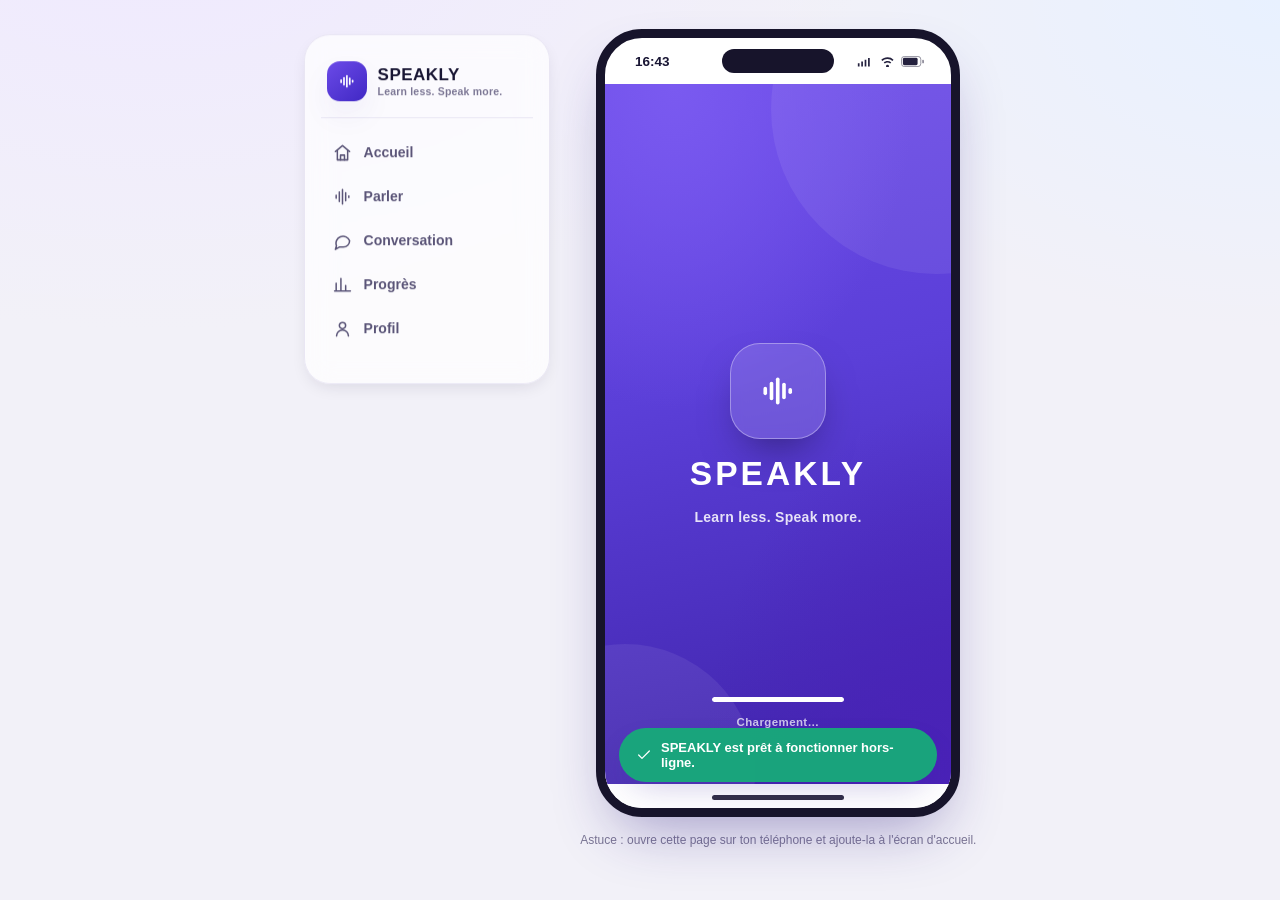
<file: index.html>
<!DOCTYPE html>
<html lang="fr">
<head>
<meta charset="utf-8" />
<meta name="viewport" content="width=device-width, initial-scale=1, viewport-fit=cover" />
<meta name="theme-color" content="#5B3FD8" />
<meta name="apple-mobile-web-app-capable" content="yes" />
<meta name="apple-mobile-web-app-status-bar-style" content="black-translucent" />
<meta name="apple-mobile-web-app-title" content="SPEAKLY" />
<title>SPEAKLY — Learn less. Speak more.</title>
<meta name="description" content="SPEAKLY : commence à PARLER la langue que tu apprends, 5 minutes par jour." />
<link rel="manifest" href="manifest.webmanifest" />
<link rel="apple-touch-icon" href="icons/icon-192.png" />
<!-- Aucune police distante : la pile système est utilisée (l'app doit fonctionner
     sans réseau, et une requête vers un CDN casse cette promesse). -->
<link rel="stylesheet" href="css/styles.css" />
<link rel="icon" href="data:image/svg+xml,<svg xmlns='http://www.w3.org/2000/svg' viewBox='0 0 100 100'><rect width='100' height='100' rx='24' fill='%235B3FD8'/><g fill='white'><rect x='22' y='42' width='7' height='16' rx='3.5'/><rect x='34' y='32' width='7' height='36' rx='3.5'/><rect x='46' y='24' width='7' height='52' rx='3.5'/><rect x='58' y='34' width='7' height='32' rx='3.5'/><rect x='70' y='44' width='7' height='12' rx='3.5'/></g></svg>" />
</head>
<body>

<!-- ============ DESKTOP / TABLET SHELL ============ -->
<div class="shell" id="shell">
  <aside class="shell-side" id="shellSide">
    <div class="shell-brand">
      <span class="brand-mark" aria-hidden="true">
        <svg viewBox="0 0 100 100"><g fill="currentColor"><rect x="22" y="42" width="7" height="16" rx="3.5"/><rect x="34" y="32" width="7" height="36" rx="3.5"/><rect x="46" y="24" width="7" height="52" rx="3.5"/><rect x="58" y="34" width="7" height="32" rx="3.5"/><rect x="70" y="44" width="7" height="12" rx="3.5"/></g></svg>
      </span>
      <div>
        <strong>SPEAKLY</strong>
        <small>Learn less. Speak more.</small>
      </div>
    </div>
    <nav class="shell-nav" id="shellNav" aria-label="Navigation principale"></nav>
    <div class="shell-tip" id="shellTip"></div>
  </aside>

  <main class="shell-main">
    <div class="device" id="device">
      <div class="device-notch" aria-hidden="true"></div>
      <div class="statusbar" aria-hidden="true">
        <span id="statusTime">9:41</span>
        <span class="statusbar-ico">
          <svg viewBox="0 0 20 12" width="17" height="11"><path fill="currentColor" d="M1 8h2v4H1zM5 6h2v6H5zM9 4h2v8H9zM13 2h2v10h-2z"/></svg>
          <svg viewBox="0 0 16 12" width="15" height="11"><path fill="currentColor" d="M8 9.5a1.6 1.6 0 100 3.2 1.6 1.6 0 000-3.2zM8 5.4c-1.6 0-3 .6-4.1 1.6l1.2 1.3A4.4 4.4 0 018 7.2c1.1 0 2.1.4 2.9 1.1l1.2-1.3A5.9 5.9 0 008 5.4zm0-4C5.4 1.4 3 2.4 1.2 4.1l1.2 1.3A7.3 7.3 0 018 3.2c2.1 0 4 .8 5.4 2.2l1.2-1.3A8.9 8.9 0 008 1.4z"/></svg>
          <svg viewBox="0 0 26 12" width="24" height="11"><rect x="0.5" y="0.5" width="21" height="11" rx="3" fill="none" stroke="currentColor" opacity=".5"/><rect x="2" y="2" width="16" height="8" rx="1.6" fill="currentColor"/><rect x="23" y="4" width="2" height="4" rx="1" fill="currentColor" opacity=".5"/></svg>
        </span>
      </div>

      <!-- every screen is rendered here -->
      <div class="viewport" id="view" role="main"></div>

      <nav class="tabbar" id="tabbar" aria-label="Onglets"></nav>
      <div class="homebar" aria-hidden="true"></div>

      <!-- ============ OVERLAYS ============
           Placés DANS le cadre : ils se positionnent par rapport à l'app et non
           à la fenêtre. Sur téléphone le cadre est plein écran, sur desktop le
           panneau et les toasts restent donc dans la frame du téléphone. -->
      <div class="sheet-backdrop" id="sheetBackdrop" hidden></div>
      <div class="sheet" id="sheet" hidden role="dialog" aria-modal="true" aria-label="Panneau">
        <div class="sheet-grip" id="sheetGrip" aria-hidden="true"></div>
        <div class="sheet-body" id="sheetBody"></div>
      </div>
      <div class="toast-wrap" id="toastWrap" aria-live="polite"></div>
      <div class="celebrate" id="celebrate" hidden></div>
    </div>
    <p class="shell-hint" id="shellHint">Astuce : ouvre cette page sur ton téléphone et ajoute-la à l'écran d'accueil.</p>
  </main>
</div>

<noscript><p style="padding:24px;font-family:sans-serif">SPEAKLY a besoin de JavaScript pour fonctionner.</p></noscript>

<!-- ============ SCRIPTS (ordre = dépendances) ============ -->
<script src="js/data/i18n.js"></script>
<script src="js/data/000-missions-de.js"></script>
<script src="js/data/000-missions-de2.js"></script>
<script src="js/data/000-missions-multi.js"></script>
<script src="js/data/000-pron-dialogues.js"></script>
<script src="js/data/prompts.js"></script>
<script src="js/data/ui-strings.js"></script>
<script src="js/data/080-badges.js"></script>
<script src="js/data/content.js"></script>
<script src="js/core/util.js"></script>
<script src="js/core/assets.js"></script>
<script src="js/core/store.js"></script>
<script src="js/core/speech.js"></script>
<script src="js/core/sfx.js"></script>
<script src="js/core/audio.js"></script>
<script src="js/core/ui.js"></script>
<script src="js/core/charts.js"></script>
<script src="js/core/router.js"></script>
<script src="js/screens/splash.js"></script>
<script src="js/screens/onboarding.js"></script>
<script src="js/screens/home.js"></script>
<script src="js/screens/mission.js"></script>
<script src="js/screens/help.js"></script>
<script src="js/screens/recording.js"></script>
<script src="js/screens/results.js"></script>
<script src="js/screens/pronounce.js"></script>
<script src="js/screens/free.js"></script>
<script src="js/screens/review.js"></script>
<script src="js/screens/conversation.js"></script>
<script src="js/screens/progress.js"></script>
<script src="js/screens/profile.js"></script>
<script src="js/app.js"></script>
</body>
</html>
</file>
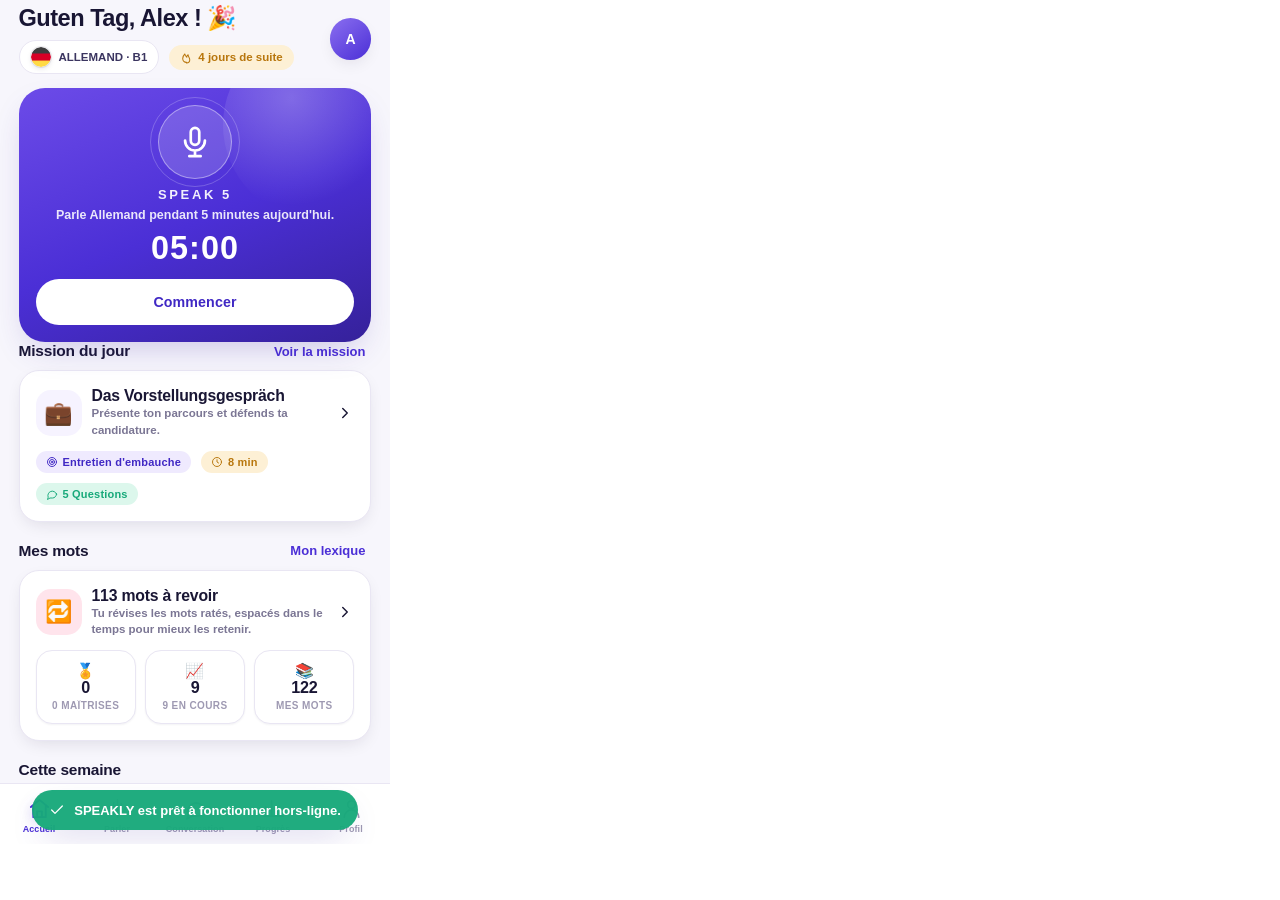
<file: docs/_frame.html>
﻿<!DOCTYPE html>
<html lang="fr"><head><meta charset="utf-8"><title>capture</title>
<style>
  html,body{margin:0;background:#fff}
  iframe{border:0;display:block;width:100%;height:100vh}
</style></head><body>
<iframe id="f"></iframe>
<script>
  var p = new URLSearchParams(location.search);
  var w = p.get('w') || '390', h = p.get('h') || '844';
  var u = p.get('u') || '../index.html?demo=1#home';
  var f = document.getElementById('f');
  f.style.width = w + 'px';
  f.style.height = h + 'px';
  f.src = u;
</script>
</body></html>
</file>
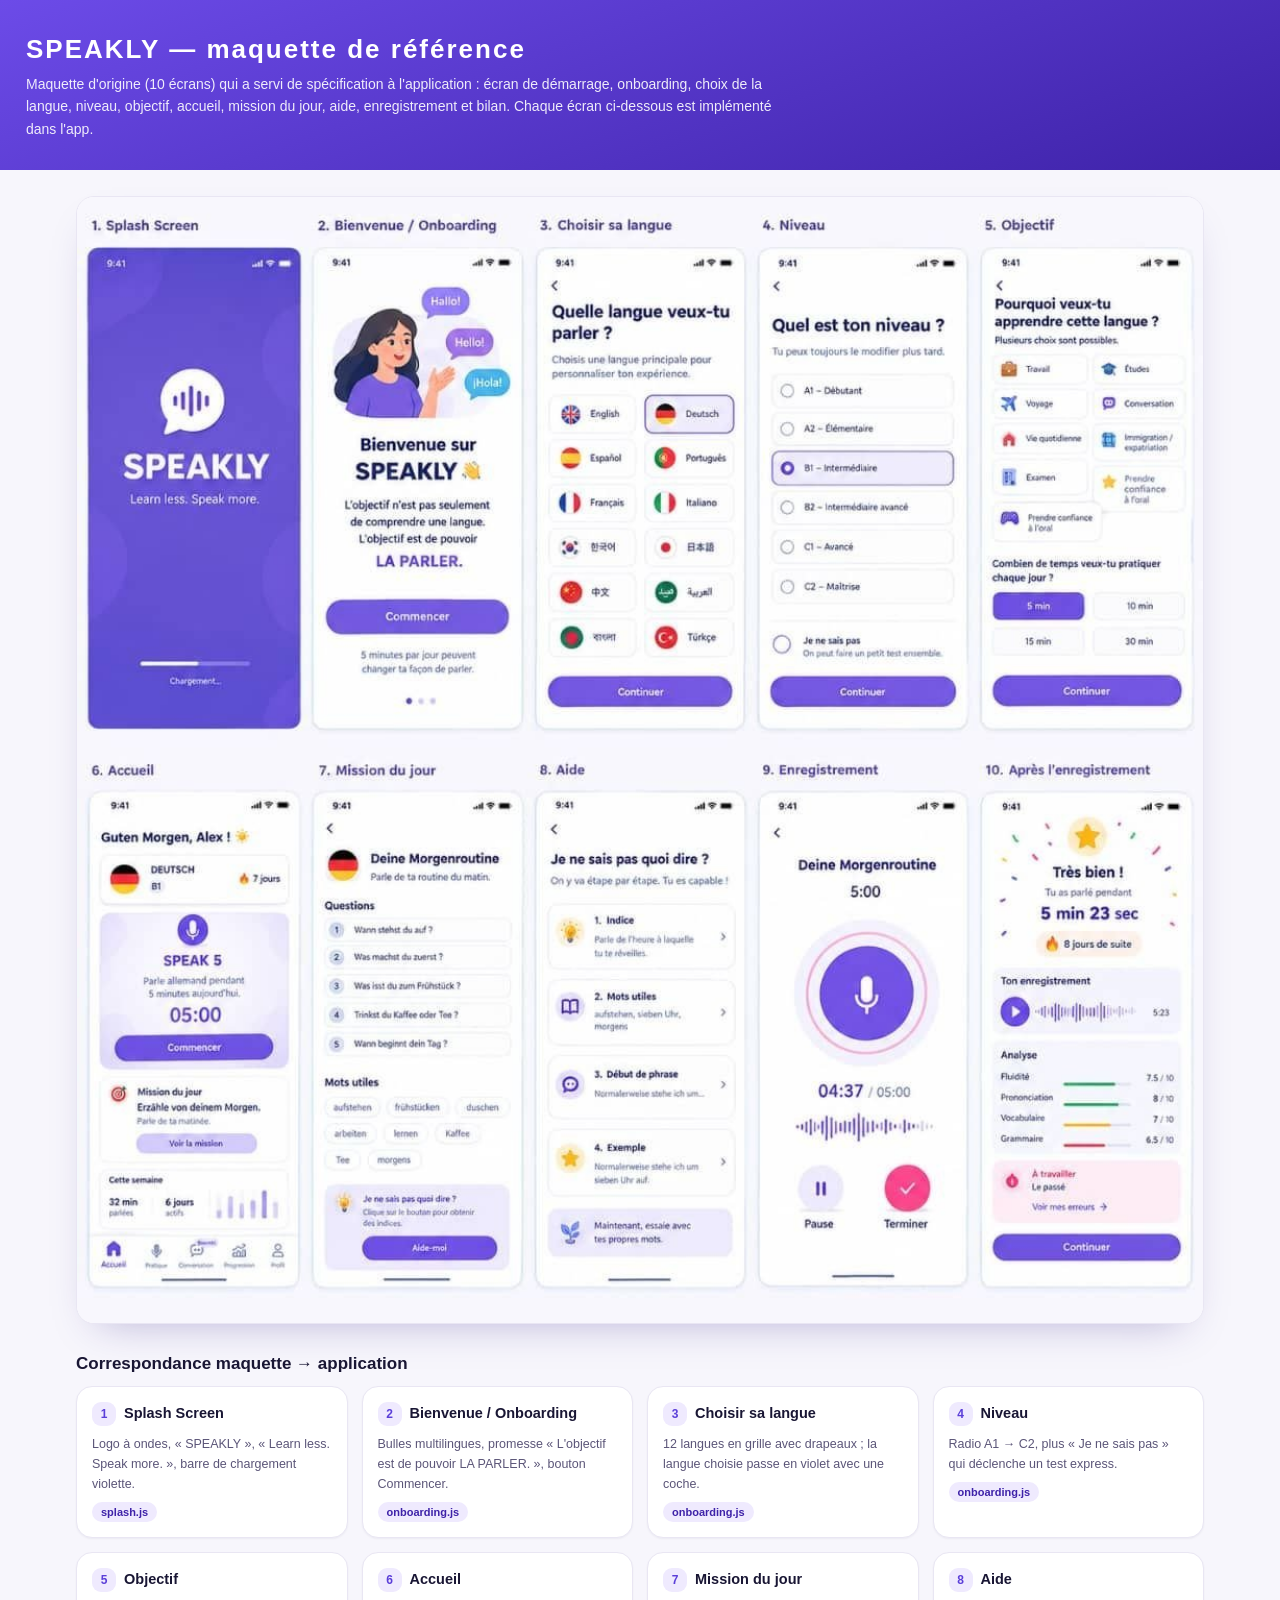
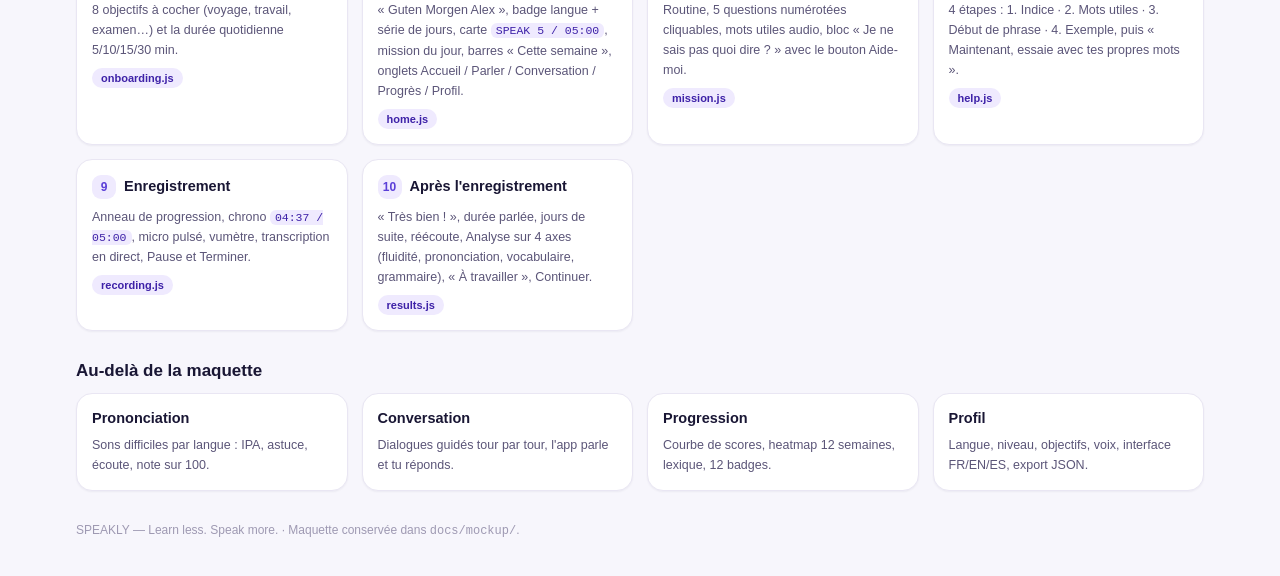
<file: docs/maquette.html>
<!DOCTYPE html>
<html lang="fr">
<head>
<meta charset="utf-8" />
<meta name="viewport" content="width=device-width, initial-scale=1" />
<title>SPEAKLY — maquette de référence (10 écrans)</title>
<style>
  :root{
    --violet:#5B3FD8; --violet-d:#3E22A8; --violet-l:#EFEAFE;
    --ink:#191634; --ink-5:#5B5578; --ink-4:#9E99B2; --line:#E9E6F3; --bg:#F7F6FC;
    --font:"Inter",-apple-system,BlinkMacSystemFont,"Segoe UI",Roboto,Helvetica,Arial,sans-serif;
  }
  *{box-sizing:border-box}
  body{margin:0;font-family:var(--font);background:var(--bg);color:var(--ink)}
  header{
    background:linear-gradient(160deg,#6C4BE8,#3E22A8);color:#fff;padding:34px 26px 30px;
  }
  header h1{margin:0;font-size:26px;letter-spacing:2px;font-weight:900}
  header p{margin:8px 0 0;opacity:.9;font-size:14px;max-width:760px;line-height:1.6}
  .wrap{max-width:1180px;margin:0 auto;padding:26px}
  .shot{border-radius:18px;overflow:hidden;border:1px solid var(--line);background:#fff;box-shadow:0 18px 40px -22px rgba(45,28,130,.35)}
  .shot img{width:100%;display:block}
  h2{font-size:17px;margin:30px 0 12px}
  .grid{display:grid;grid-template-columns:repeat(auto-fill,minmax(268px,1fr));gap:14px}
  .card{background:#fff;border:1px solid var(--line);border-radius:16px;padding:15px;box-shadow:0 1px 2px rgba(25,22,52,.05)}
  .card .n{display:inline-flex;align-items:center;justify-content:center;width:24px;height:24px;border-radius:9px;background:var(--violet-l);color:var(--violet);font-weight:800;font-size:12px;margin-right:8px}
  .card b{font-size:14.5px}
  .card p{margin:8px 0 0;font-size:12.5px;line-height:1.6;color:var(--ink-5)}
  .card ul{margin:8px 0 0;padding-left:16px;font-size:12.5px;line-height:1.6;color:var(--ink-5)}
  .card code{background:var(--violet-l);color:var(--violet-d);border-radius:6px;padding:1px 5px;font-size:11.5px}
  .tag{display:inline-block;margin:8px 6px 0 0;padding:4px 9px;border-radius:99px;background:var(--violet-l);color:var(--violet-d);font-size:11px;font-weight:700}
  footer{max-width:1180px;margin:0 auto;padding:6px 26px 40px;color:var(--ink-4);font-size:12px}
</style>
</head>
<body>
<header>
  <h1>SPEAKLY — maquette de référence</h1>
  <p>Maquette d'origine (10 écrans) qui a servi de spécification à l'application : écran de
     démarrage, onboarding, choix de la langue, niveau, objectif, accueil, mission du jour,
     aide, enregistrement et bilan. Chaque écran ci-dessous est implémenté dans l'app.</p>
</header>

<div class="wrap">
  <div class="shot"><img src="mockup/speakly-mockup-10-screens.jpg" alt="Maquette SPEAKLY : 10 écrans de l'application" /></div>

  <h2>Correspondance maquette → application</h2>
  <div class="grid">
    <div class="card">
      <span class="n">1</span><b>Splash Screen</b>
      <p>Logo à ondes, « SPEAKLY », « Learn less. Speak more. », barre de chargement violette.</p>
      <span class="tag">splash.js</span>
    </div>
    <div class="card">
      <span class="n">2</span><b>Bienvenue / Onboarding</b>
      <p>Bulles multilingues, promesse « L'objectif est de pouvoir LA PARLER. », bouton Commencer.</p>
      <span class="tag">onboarding.js</span>
    </div>
    <div class="card">
      <span class="n">3</span><b>Choisir sa langue</b>
      <p>12 langues en grille avec drapeaux ; la langue choisie passe en violet avec une coche.</p>
      <span class="tag">onboarding.js</span>
    </div>
    <div class="card">
      <span class="n">4</span><b>Niveau</b>
      <p>Radio A1 → C2, plus « Je ne sais pas » qui déclenche un test express.</p>
      <span class="tag">onboarding.js</span>
    </div>
    <div class="card">
      <span class="n">5</span><b>Objectif</b>
      <p>8 objectifs à cocher (voyage, travail, examen…) et la durée quotidienne 5/10/15/30 min.</p>
      <span class="tag">onboarding.js</span>
    </div>
    <div class="card">
      <span class="n">6</span><b>Accueil</b>
      <p>« Guten Morgen Alex », badge langue + série de jours, carte <code>SPEAK 5 / 05:00</code>,
         mission du jour, barres « Cette semaine », onglets Accueil / Parler / Conversation / Progrès / Profil.</p>
      <span class="tag">home.js</span>
    </div>
    <div class="card">
      <span class="n">7</span><b>Mission du jour</b>
      <p>Routine, 5 questions numérotées cliquables, mots utiles audio, bloc
         « Je ne sais pas quoi dire ? » avec le bouton Aide-moi.</p>
      <span class="tag">mission.js</span>
    </div>
    <div class="card">
      <span class="n">8</span><b>Aide</b>
      <p>4 étapes : 1. Indice · 2. Mots utiles · 3. Début de phrase · 4. Exemple, puis
         « Maintenant, essaie avec tes propres mots ».</p>
      <span class="tag">help.js</span>
    </div>
    <div class="card">
      <span class="n">9</span><b>Enregistrement</b>
      <p>Anneau de progression, chrono <code>04:37 / 05:00</code>, micro pulsé, vumètre,
         transcription en direct, Pause et Terminer.</p>
      <span class="tag">recording.js</span>
    </div>
    <div class="card">
      <span class="n">10</span><b>Après l'enregistrement</b>
      <p>« Très bien ! », durée parlée, jours de suite, réécoute, Analyse sur 4 axes
         (fluidité, prononciation, vocabulaire, grammaire), « À travailler », Continuer.</p>
      <span class="tag">results.js</span>
    </div>
  </div>

  <h2>Au-delà de la maquette</h2>
  <div class="grid">
    <div class="card"><b>Prononciation</b><p>Sons difficiles par langue : IPA, astuce, écoute, note sur 100.</p></div>
    <div class="card"><b>Conversation</b><p>Dialogues guidés tour par tour, l'app parle et tu réponds.</p></div>
    <div class="card"><b>Progression</b><p>Courbe de scores, heatmap 12 semaines, lexique, 12 badges.</p></div>
    <div class="card"><b>Profil</b><p>Langue, niveau, objectifs, voix, interface FR/EN/ES, export JSON.</p></div>
  </div>
</div>

<footer>SPEAKLY — Learn less. Speak more. · Maquette conservée dans <code>docs/mockup/</code>.</footer>
</body>
</html>
</file>
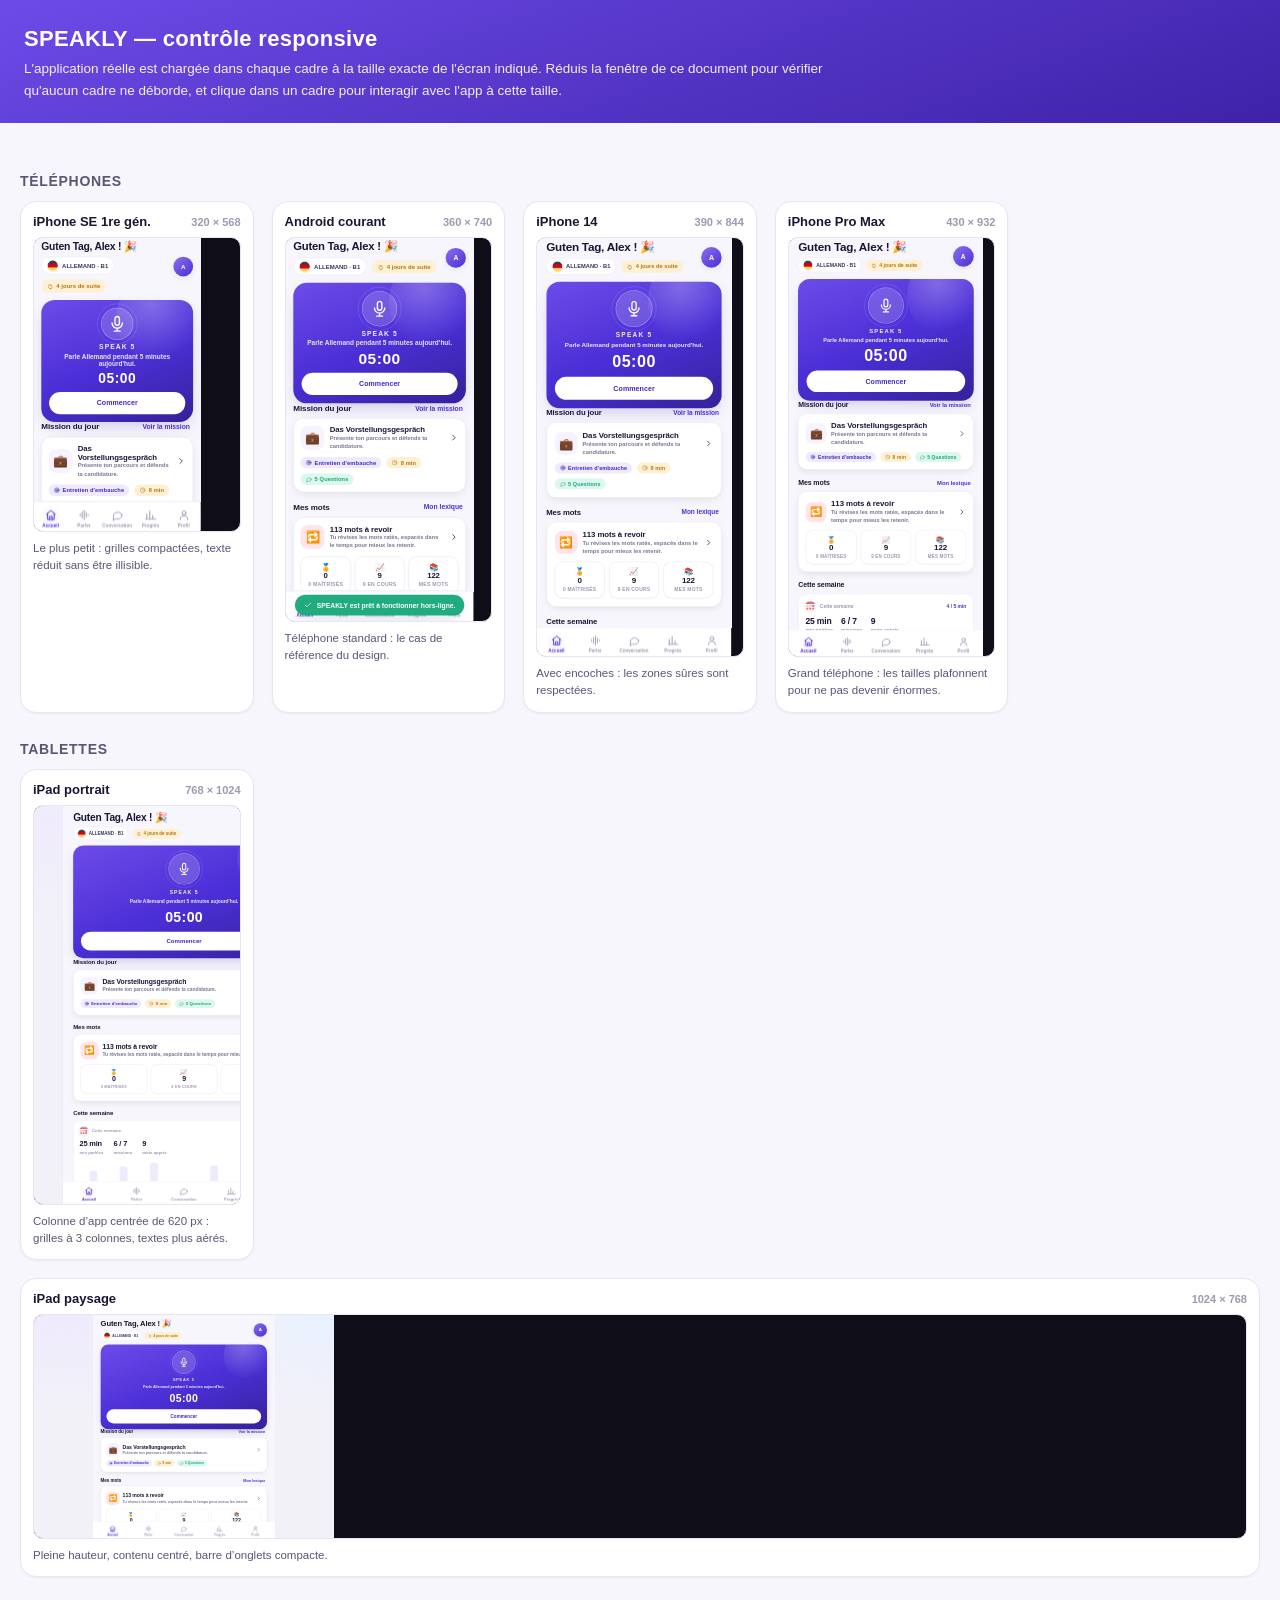
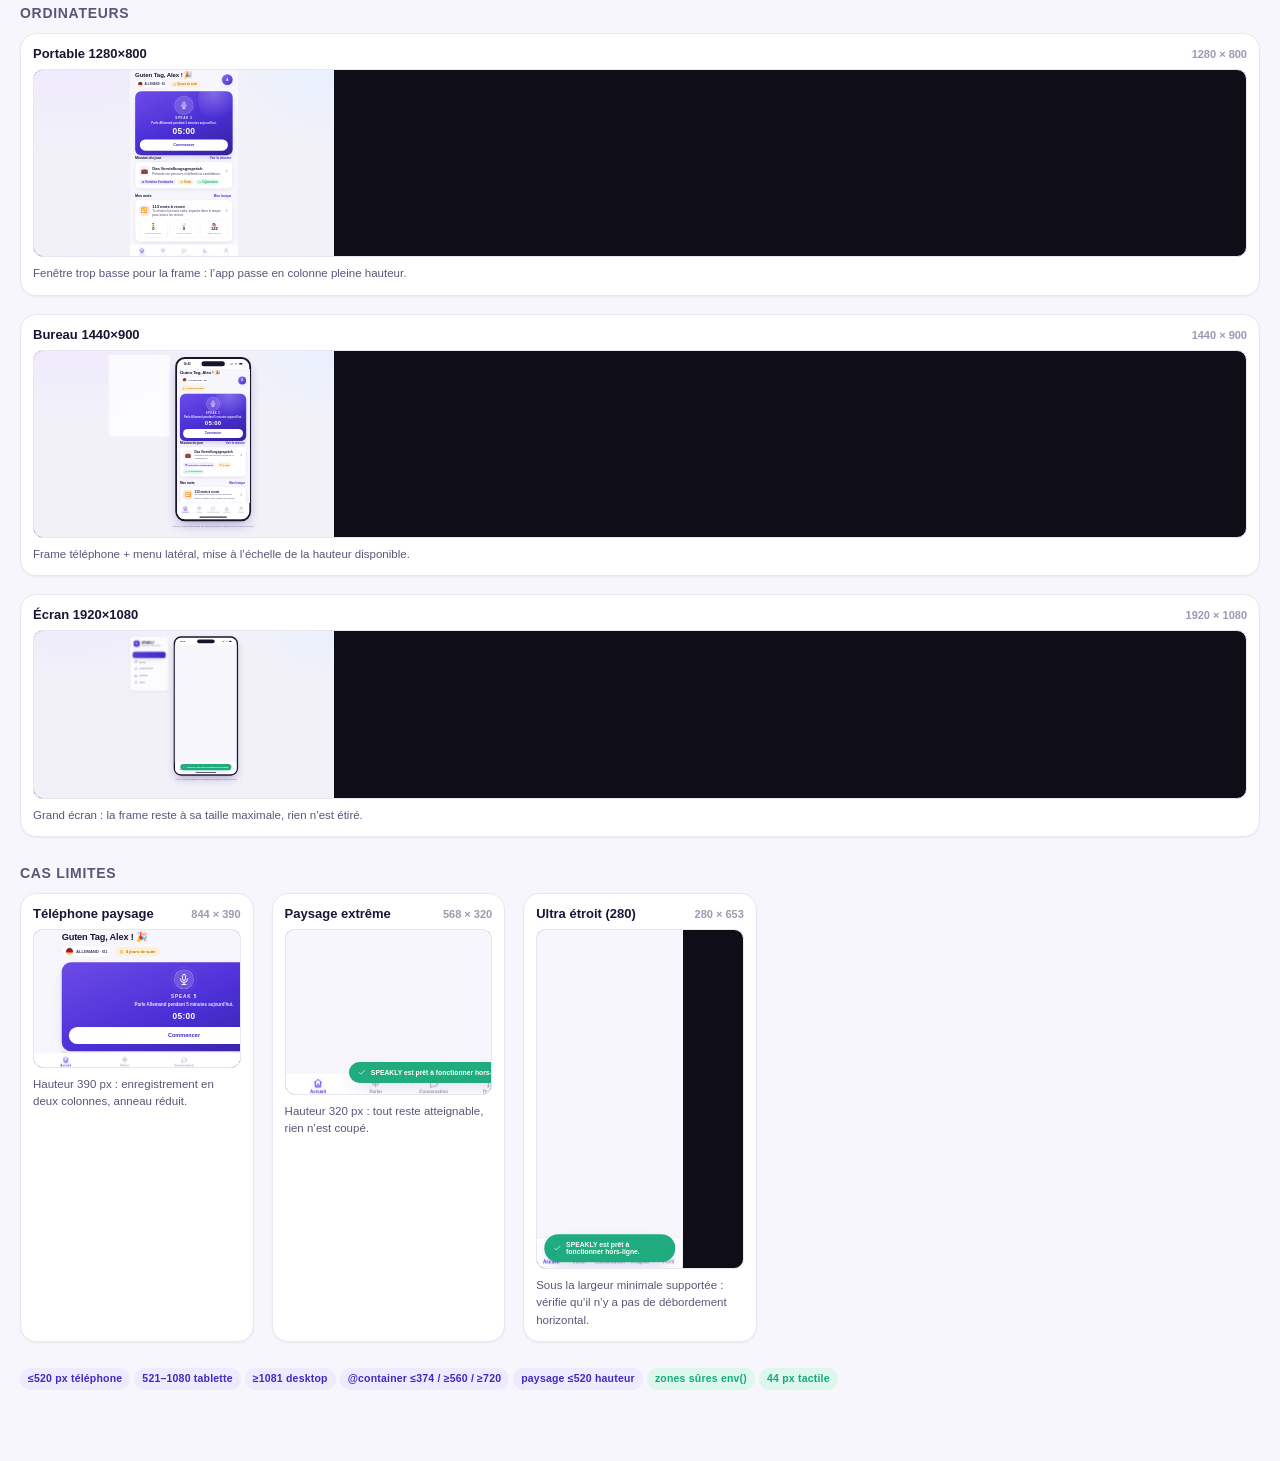
<file: docs/responsive.html>
<!DOCTYPE html>
<html lang="fr">
<head>
<meta charset="utf-8" />
<meta name="viewport" content="width=device-width, initial-scale=1" />
<title>SPEAKLY — contrôle responsive</title>
<style>
  :root{
    --violet:#5B3FD8; --ink:#191634; --ink-5:#5B5578; --ink-4:#9E99B2;
    --line:#E9E6F3; --bg:#F7F6FC;
    --font:-apple-system,BlinkMacSystemFont,"Segoe UI Variable Text","Segoe UI",Roboto,"Helvetica Neue",Arial,sans-serif;
  }
  *{box-sizing:border-box}
  body{margin:0;background:var(--bg);color:var(--ink);font-family:var(--font)}
  header{background:linear-gradient(160deg,#6C4BE8,#3E22A8);color:#fff;padding:26px 24px 22px}
  header h1{margin:0;font-size:22px;letter-spacing:.3px}
  header p{margin:6px 0 0;font-size:13.5px;opacity:.92;max-width:820px;line-height:1.6}
  .wrap{max-width:1280px;margin:0 auto;padding:22px 20px 60px}
  h2{font-size:14px;text-transform:uppercase;letter-spacing:.7px;color:var(--ink-5);margin:28px 0 12px}
  .grid{display:grid;grid-template-columns:repeat(auto-fill,minmax(230px,1fr));gap:18px}
  .case{background:#fff;border:1px solid var(--line);border-radius:16px;padding:12px;box-shadow:0 1px 2px rgba(25,22,52,.05)}
  .case .label{display:flex;align-items:baseline;justify-content:space-between;gap:8px;margin-bottom:8px}
  .case .label b{font-size:13px}
  .case .label span{font-size:11px;color:var(--ink-4);font-weight:700;font-variant-numeric:tabular-nums}
  .frame{position:relative;overflow:hidden;border-radius:10px;background:#0F0D18;border:1px solid var(--line)}
  .frame iframe{position:absolute;top:0;left:0;border:0;background:#fff;transform-origin:top left}
  .note{margin-top:8px;font-size:11.5px;color:var(--ink-5);line-height:1.5}
  .tag{display:inline-block;padding:3px 8px;border-radius:99px;background:#EFEAFE;color:#4028C4;font-size:10.5px;font-weight:800;letter-spacing:.2px;margin-right:4px}
  .tag.ok{background:#DCF7EC;color:#17A97A}
  .tag.warn{background:#FDF0D5;color:#B8760C}
  .wide{grid-column:1 / -1}
  @media (max-width:640px){ .grid{grid-template-columns:1fr} h2{margin-top:22px} }
</style>
</head>
<body>
<header>
  <h1>SPEAKLY — contrôle responsive</h1>
  <p>L'application réelle est chargée dans chaque cadre à la taille exacte de l'écran indiqué.
     Réduis la fenêtre de ce document pour vérifier qu'aucun cadre ne déborde, et clique
     dans un cadre pour interagir avec l'app à cette taille.</p>
</header>

<div class="wrap">
  <h2>Téléphones</h2>
  <div class="grid" id="phones"></div>

  <h2>Tablettes</h2>
  <div class="grid" id="tablets"></div>

  <h2>Ordinateurs</h2>
  <div class="grid" id="desktops"></div>

  <h2>Cas limites</h2>
  <div class="grid" id="edge"></div>
</div>

<script>
  var CASES = [
    { box: 'phones', w: 320, h: 568, name: 'iPhone SE 1re gén.', note: 'Le plus petit : grilles compactées, texte réduit sans être illisible.' },
    { box: 'phones', w: 360, h: 740, name: 'Android courant', note: 'Téléphone standard : le cas de référence du design.' },
    { box: 'phones', w: 390, h: 844, name: 'iPhone 14', note: 'Avec encoches : les zones sûres sont respectées.' },
    { box: 'phones', w: 430, h: 932, name: 'iPhone Pro Max', note: 'Grand téléphone : les tailles plafonnent pour ne pas devenir énormes.' },
    { box: 'tablets', w: 768, h: 1024, name: 'iPad portrait', note: 'Colonne d’app centrée de 620 px : grilles à 3 colonnes, textes plus aérés.' },
    { box: 'tablets', w: 1024, h: 768, name: 'iPad paysage', note: 'Pleine hauteur, contenu centré, barre d’onglets compacte.' },
    { box: 'desktops', w: 1280, h: 800, name: 'Portable 1280×800', note: 'Fenêtre trop basse pour la frame : l’app passe en colonne pleine hauteur.' },
    { box: 'desktops', w: 1440, h: 900, name: 'Bureau 1440×900', note: 'Frame téléphone + menu latéral, mise à l’échelle de la hauteur disponible.' },
    { box: 'desktops', w: 1920, h: 1080, name: 'Écran 1920×1080', note: 'Grand écran : la frame reste à sa taille maximale, rien n’est étiré.' },
    { box: 'edge', w: 844, h: 390, name: 'Téléphone paysage', note: 'Hauteur 390 px : enregistrement en deux colonnes, anneau réduit.' },
    { box: 'edge', w: 568, h: 320, name: 'Paysage extrême', note: 'Hauteur 320 px : tout reste atteignable, rien n’est coupé.' },
    { box: 'edge', w: 280, h: 653, name: 'Ultra étroit (280)', note: 'Sous la largeur minimale supportée : vérifie qu’il n’y a pas de débordement horizontal.' }
  ];

  var SCALE_MAX = 0.52;

  CASES.forEach(function (c) {
    var scale = Math.min(SCALE_MAX, 300 / c.w, 420 / c.h);
    var card = document.createElement('div');
    card.className = 'case' + (c.w > 900 ? ' wide' : '');
    card.innerHTML =
      '<div class="label"><b>' + c.name + '</b><span>' + c.w + ' × ' + c.h + '</span></div>' +
      '<div class="frame" style="height:' + Math.round(c.h * scale) + 'px">' +
        '<iframe src="../index.html" title="SPEAKLY ' + c.w + '×' + c.h + '" loading="lazy" ' +
        'width="' + c.w + '" height="' + c.h + '" ' +
        'style="transform:scale(' + scale + ');width:' + c.w + 'px;height:' + c.h + 'px"></iframe>' +
      '</div>' +
      '<div class="note">' + c.note + '</div>';
    document.getElementById(c.box).appendChild(card);
  });

  // rappel des points de rupture, pour vérifier visuellement la cohérence
  var info = document.createElement('p');
  info.className = 'note';
  info.style.marginTop = '26px';
  info.innerHTML =
    '<span class="tag">≤520 px téléphone</span>' +
    '<span class="tag">521–1080 tablette</span>' +
    '<span class="tag">≥1081 desktop</span>' +
    '<span class="tag">@container ≤374 / ≥560 / ≥720</span>' +
    '<span class="tag">paysage ≤520 hauteur</span>' +
    '<span class="tag ok">zones sûres env()</span>' +
    '<span class="tag ok">44 px tactile</span>';
  document.querySelector('.wrap').appendChild(info);
</script>
</body>
</html>
</file>
<file: css/styles.css>
/* ==========================================================================
   SPEAKLY — design system
   Reproduit la maquette « 10 écrans » (Splash → Onboarding → Langue → Niveau →
   Objectif → Accueil → Mission du jour → Aide → Enregistrement → Résultats).
   ========================================================================== */

/* ---------- 1. Tokens ---------- */
:root{
  --violet-950:#2A1B6B;
  --violet-900:#35219A;
  --violet-800:#4028C4;
  --violet-700:#4B2FD6;
  --violet-600:#5B3FD8;
  --violet-500:#6C4BE8;
  --violet-400:#8B6FF0;
  --violet-300:#B7A4F7;
  --violet-200:#DCD2FB;
  --violet-100:#EFEAFE;
  --violet-50:#F6F3FF;

  --rose-600:#E23F6E;
  --rose-500:#F0426E;
  --rose-400:#FF6E96;
  --rose-100:#FFE4EC;

  --mint-600:#17A97A;
  --mint-500:#22C08C;
  --mint-100:#DCF7EC;

  --amber-500:#F5A524;
  --amber-100:#FDF0D5;

  --sky-500:#3B9DF8;
  --sky-100:#E2F0FE;

  --ink-900:#191634;
  --ink-800:#241F4A;
  --ink-700:#3B3560;
  --ink-600:#5B5578;
  --ink-500:#7B7694;
  --ink-400:#9E99B2;
  --ink-300:#C4C0D3;

  --line:#E9E6F3;
  --line-strong:#DCD7EE;
  --bg:#F7F6FC;
  --bg-2:#FFFFFF;
  --surface:#FFFFFF;
  --surface-soft:#FBFAFF;

  --ok:#22C08C;
  --warn:#F5A524;
  --bad:#F0426E;

  --r-xs:8px;
  --r-sm:12px;
  --r-md:16px;
  --r-lg:20px;
  --r-xl:26px;
  --r-2xl:34px;
  --r-pill:999px;

  --sh-1:0 1px 2px rgba(25,22,52,.05);
  --sh-2:0 6px 18px -6px rgba(25,22,52,.14);
  --sh-3:0 14px 34px -12px rgba(60,40,160,.28);
  --sh-4:0 28px 60px -20px rgba(45,28,130,.42);

  /* Aucune requête réseau : la pile système d'abord (Inter si installé), sinon la
     police native de l'OS — l'app fonctionne donc vraiment hors-ligne. */
  --font:"Inter","SF Pro Display","SF Pro Text",-apple-system,BlinkMacSystemFont,
         "Segoe UI Variable Text","Segoe UI",Roboto,"Helvetica Neue",Arial,
         "Noto Sans","Apple Color Emoji","Segoe UI Emoji",sans-serif;
  --ease:cubic-bezier(.22,.61,.36,1);
  --ease-back:cubic-bezier(.34,1.56,.64,1);

  --device-w:412px;
  --device-h:892px;
  --pad:20px;
  --tabbar-h:66px;

  /* Tailles fluides : les bornes basses servent aux petits téléphones (320 px),
     les hautes aux tablettes. Les valeurs intermédiaires sont pilotées par
     `cqw` (1 % de la largeur de l'app) plus bas, pour rester cohérentes que
     l'app soit une frame de 380 px sur desktop ou un écran de 430 px. */
  --fs-h1:clamp(22px, 7.1cqw, 30px);
  --fs-h2:clamp(18px, 5.6cqw, 24px);
  --fs-h3:clamp(15px, 4.1cqw, 17.5px);
  --fs-hello:clamp(20px, 6.1cqw, 26px);
  --fs-sub:clamp(12.5px, 3.5cqw, 14.5px);
  --fs-small:clamp(11px, 2.95cqw, 12.5px);
  --fs-btn:clamp(13.5px, 3.65cqw, 15.5px);
  --ring:clamp(170px, 54cqw, 224px);
}

/* ---------- 2. Reset ---------- */
*,*::before,*::after{box-sizing:border-box}
html,body{margin:0;padding:0}
html{-webkit-text-size-adjust:100%}
body{
  font-family:var(--font);
  background:
    radial-gradient(1200px 700px at 12% -10%, #EFE9FF 0%, transparent 60%),
    radial-gradient(900px 600px at 100% 0%, #E8F1FF 0%, transparent 55%),
    #F2F1F8;
  color:var(--ink-900);
  min-height:100vh;
  -webkit-font-smoothing:antialiased;
  text-rendering:optimizeLegibility;
}
button,input,select,textarea{font:inherit;color:inherit}
button{background:none;border:0;cursor:pointer}
h1,h2,h3,h4,p{margin:0}
ul{margin:0;padding:0;list-style:none}
svg{display:block}
img{max-width:100%;display:block}
:focus-visible{outline:3px solid var(--violet-400);outline-offset:2px;border-radius:6px}
::selection{background:var(--violet-200)}

/* scrollbars */
.viewport::-webkit-scrollbar,.sheet-body::-webkit-scrollbar,.scroll-y::-webkit-scrollbar{width:6px;height:6px}
.viewport::-webkit-scrollbar-thumb,.sheet-body::-webkit-scrollbar-thumb,.scroll-y::-webkit-scrollbar-thumb{background:#D8D3EA;border-radius:99px}

/* ---------- 3. Shell (desktop) ---------- */
.shell{display:flex;gap:34px;align-items:flex-start;justify-content:center;padding:34px 26px 48px;min-height:100vh}
.shell-side{
  width:246px;flex:0 0 246px;position:sticky;top:34px;
  background:rgba(255,255,255,.72);backdrop-filter:blur(14px);
  border:1px solid var(--line);border-radius:var(--r-xl);padding:20px 16px;
  box-shadow:var(--sh-2);
}
.shell-brand{display:flex;gap:11px;align-items:center;padding:6px 6px 16px;border-bottom:1px solid var(--line)}
.brand-mark{width:40px;height:40px;border-radius:13px;background:linear-gradient(140deg,var(--violet-500),var(--violet-800));color:#fff;display:grid;place-items:center;box-shadow:var(--sh-3)}
.brand-mark svg{width:24px;height:24px}
.shell-brand strong{display:block;font-size:17px;letter-spacing:.5px;font-weight:900}
.shell-brand small{display:block;font-size:10.5px;color:var(--ink-500);font-weight:600;letter-spacing:.2px}
.shell-nav{display:flex;flex-direction:column;gap:3px;padding:14px 0}
.shell-nav button{
  display:flex;align-items:center;gap:12px;width:100%;padding:11px 12px;border-radius:14px;
  font-size:14px;font-weight:650;color:var(--ink-600);transition:background .16s,color .16s,transform .16s;
}
.shell-nav button svg{width:19px;height:19px;flex:0 0 19px}
.shell-nav button:hover{background:var(--violet-50);color:var(--violet-700)}
.shell-nav button.is-active{background:linear-gradient(135deg,var(--violet-600),var(--violet-800));color:#fff;box-shadow:var(--sh-3)}
.shell-nav .nav-dot{margin-left:auto;width:7px;height:7px;border-radius:99px;background:var(--rose-500)}
.shell-nav button.is-active .nav-dot{background:#fff}
.shell-tip{margin-top:6px;padding:12px;border-radius:16px;background:var(--violet-50);border:1px dashed var(--violet-200);font-size:11.5px;line-height:1.55;color:var(--violet-900)}
.shell-tip:empty{display:none}
.shell-tip b{display:block;margin-bottom:3px;font-size:12px}
.shell-main{display:flex;flex-direction:column;align-items:center;gap:14px}
.shell-hint{font-size:12px;color:var(--ink-500);max-width:420px;text-align:center;line-height:1.5}

/* ---------- 4. Device frame ---------- */
.device{
  position:relative;width:var(--device-w);height:var(--device-h);flex:0 0 auto;
  background:var(--bg-2);border-radius:46px;border:9px solid #17142B;
  box-shadow:var(--sh-4), 0 0 0 1px rgba(255,255,255,.6) inset;
  overflow:hidden;display:flex;flex-direction:column;
  /* Le cadre est le conteneur de référence de TOUTE la mise en page interne :
     les container queries et les unités cqw font varier la typographie et les
     espacements selon la largeur RÉELLE de l'app, qu'elle soit une frame de
     380 px sur desktop ou un écran de 430 px sur téléphone. */
  container-type:inline-size;
  container-name:app;
  isolation:isolate;
}
.device-notch{
  position:absolute;top:11px;left:50%;transform:translateX(-50%);
  width:112px;height:24px;border-radius:99px;background:#17142B;z-index:40;
}
.statusbar{
  height:46px;flex:0 0 46px;display:flex;align-items:center;justify-content:space-between;
  padding:0 26px 0 30px;font-size:13.5px;font-weight:700;color:var(--ink-900);position:relative;z-index:30;
  background:transparent;
}
.statusbar.on-violet{color:#fff}
.statusbar-ico{display:flex;align-items:center;gap:6px;opacity:.95}
.viewport{
  flex:1;overflow-y:auto;overflow-x:hidden;position:relative;background:var(--bg);
  scrollbar-width:thin;overscroll-behavior:contain;
  -webkit-overflow-scrolling:touch;
  scroll-padding-bottom:calc(var(--tabbar-h) + env(safe-area-inset-bottom));
  /* cqw se résout ici contre la largeur de `.device` : les tailles suivent donc
     la largeur réelle de l'app, pas celle de la fenêtre du navigateur. */
  --pad:clamp(15px, 4.75cqw, 22px);
  --fs-h1:clamp(22px, 7.05cqw, 30px);
  --fs-h2:clamp(18px, 5.6cqw, 24px);
  --fs-h3:clamp(15px, 4.05cqw, 17.5px);
  --fs-hello:clamp(20px, 6.05cqw, 26px);
  --fs-sub:clamp(12.5px, 3.5cqw, 14.5px);
  --fs-small:clamp(11px, 2.95cqw, 12.5px);
  --fs-btn:clamp(13.5px, 3.65cqw, 15.5px);
  --ring:clamp(168px, 54cqw, 224px);
}
.tabbar{
  flex:0 0 auto;display:flex;align-items:stretch;border-top:1px solid var(--line);
  background:rgba(255,255,255,.94);backdrop-filter:blur(16px);padding:7px 6px 0;z-index:30;
}
.tabbar[hidden]{display:none}
.tabbar button{
  flex:1;display:flex;flex-direction:column;align-items:center;gap:4px;padding:6px 2px 4px;
  font-size:clamp(8.8px,2.3cqw,10px);font-weight:700;color:var(--ink-400);letter-spacing:.1px;border-radius:12px;
  transition:color .16s,transform .16s;
}
.tabbar button svg{width:23px;height:23px}
.tabbar button.is-active{color:var(--violet-700)}
.tabbar button.is-active svg{filter:drop-shadow(0 3px 6px rgba(91,63,216,.35))}
.tabbar button:active{transform:scale(.94)}
.homebar{flex:0 0 24px;display:grid;place-items:end center;padding-bottom:8px;background:rgba(255,255,255,.94)}
.homebar::after{content:"";width:132px;height:5px;border-radius:99px;background:#1B1830;opacity:.9}

/* ---------- 5. Screen scaffolding ---------- */
.screen{min-height:100%;display:flex;flex-direction:column;background:var(--bg);animation:screen-in .34s var(--ease)}
.screen.plain{background:var(--bg-2)}
@keyframes screen-in{from{opacity:0;transform:translateY(10px)}to{opacity:1;transform:none}}
.screen-pad{padding:0 var(--pad)}
.screen-body{flex:1;padding:0 var(--pad) 26px}
.scroll-y{overflow-y:auto;flex:1}

/* header with back chevron */
.topbar{
  display:flex;align-items:center;gap:12px;padding:6px 16px 12px;position:sticky;top:0;z-index:20;
  background:linear-gradient(180deg,var(--bg) 72%,rgba(247,246,252,0));
}
.topbar.plain{background:linear-gradient(180deg,#fff 72%,rgba(255,255,255,0))}
.icon-btn{
  width:40px;height:40px;flex:0 0 40px;border-radius:14px;display:grid;place-items:center;
  color:var(--ink-800);background:transparent;transition:background .16s,transform .16s;
}
.icon-btn:hover{background:var(--violet-50)}
.icon-btn:active{transform:scale(.93)}
.icon-btn svg{width:22px;height:22px}
.topbar-title{font-size:15px;font-weight:750;color:var(--ink-700);letter-spacing:.1px}
.topbar-spacer{flex:1}

/* typography utilities */
.h1{font-size:var(--fs-h1);line-height:1.16;font-weight:850;letter-spacing:-.6px;color:var(--ink-900);text-wrap:balance}
.h2{font-size:var(--fs-h2);line-height:1.2;font-weight:820;letter-spacing:-.4px;color:var(--ink-900);text-wrap:balance}
.h3{font-size:var(--fs-h3);font-weight:780;letter-spacing:-.2px;color:var(--ink-900)}
.h4{font-size:13.5px;font-weight:780;letter-spacing:-.1px;color:var(--ink-800)}
.sub{font-size:var(--fs-sub);line-height:1.5;color:var(--ink-500);font-weight:520}
.small{font-size:var(--fs-small);color:var(--ink-500);font-weight:550;line-height:1.45}
.tiny{font-size:11px;color:var(--ink-400);font-weight:600}
.center{text-align:center}
.mono{font-variant-numeric:tabular-nums}
.violet{color:var(--violet-700)}
.strong{font-weight:800}
.mt-4{margin-top:4px}.mt-8{margin-top:8px}.mt-12{margin-top:12px}.mt-16{margin-top:16px}
.mt-20{margin-top:20px}.mt-24{margin-top:24px}.mt-28{margin-top:28px}
.mb-8{margin-bottom:8px}.mb-12{margin-bottom:12px}.mb-16{margin-bottom:16px}.mb-20{margin-bottom:20px}
.row{display:flex;align-items:center;gap:10px}
.row-between{display:flex;align-items:center;justify-content:space-between;gap:10px}
.col{display:flex;flex-direction:column}
.grow{flex:1;min-width:0}
.wrap{flex-wrap:wrap}
.hidden{display:none!important}

/* ---------- 6. Buttons ---------- */
.btn{
  display:inline-flex;align-items:center;justify-content:center;gap:9px;
  padding:15px 22px;border-radius:var(--r-pill);font-size:var(--fs-btn);font-weight:750;letter-spacing:.1px;
  transition:transform .14s var(--ease),box-shadow .18s,background .18s,opacity .18s;
  white-space:nowrap;user-select:none;
}
.btn svg{width:18px;height:18px}
.btn:active{transform:scale(.975)}
.btn:disabled{opacity:.45;pointer-events:none}
.btn-primary{
  background:linear-gradient(135deg,var(--violet-500) 0%,var(--violet-700) 55%,var(--violet-800) 100%);
  color:#fff;box-shadow:0 12px 26px -10px rgba(75,47,214,.72);
}
.btn-primary:hover{box-shadow:0 16px 32px -10px rgba(75,47,214,.8)}
.btn-soft{background:var(--violet-100);color:var(--violet-800)}
.btn-soft:hover{background:var(--violet-200)}
.btn-ghost{background:#fff;color:var(--ink-800);border:1.5px solid var(--line-strong)}
.btn-ghost:hover{background:var(--violet-50);border-color:var(--violet-300)}
.btn-pink{background:linear-gradient(135deg,var(--rose-400),var(--rose-600));color:#fff;box-shadow:0 12px 26px -10px rgba(240,66,110,.65)}
.btn-mint{background:linear-gradient(135deg,var(--mint-500),var(--mint-600));color:#fff}
.btn-block{width:100%}
.btn-lg{padding:17px 26px;font-size:16px;border-radius:var(--r-pill)}
.btn-sm{padding:10px 16px;font-size:13px}
.btn-icon{width:44px;height:44px;padding:0;border-radius:99px}
.link{color:var(--violet-700);font-weight:750;font-size:13px;display:inline-flex;align-items:center;gap:4px}
.link svg{width:14px;height:14px}

/* footer CTA fixed inside screen */
.screen-cta{
  position:sticky;bottom:0;background:linear-gradient(180deg,rgba(247,246,252,0),var(--bg) 34%);
  padding:18px var(--pad) 22px;
}
.screen-cta.plain{background:linear-gradient(180deg,rgba(255,255,255,0),#fff 34%)}

/* ---------- 6b. Visuels (drapeaux ronds, pictos) ---------- */
.flag-img{
  border-radius:50%;
  object-fit:cover;
  flex:0 0 auto;
  display:block;
  background:#fff;
  box-shadow:0 0 0 1px rgba(25,22,52,.08), 0 2px 6px -2px rgba(25,22,52,.22);
}
.lang .flag-img{flex:0 0 auto}
.lang-pill .flag-img{margin-right:1px}
.mission-head .flagbox .flag-img{box-shadow:0 0 0 1px rgba(25,22,52,.06), 0 3px 8px -3px rgba(25,22,52,.25)}
.picto-img{object-fit:contain;flex:0 0 auto;display:block;filter:drop-shadow(0 2px 4px rgba(25,22,52,.14))}
.option-asset{display:inline-flex;align-items:center;justify-content:center;flex:0 0 22px;width:22px;height:22px}
.row-item .ico.asset{background:transparent;padding:0}

/* ---------- 7. Cards & lists ---------- */.card{background:var(--surface);border:1px solid var(--line);border-radius:var(--r-lg);padding:16px;box-shadow:var(--sh-1)}
.card-flat{background:var(--surface);border:1px solid var(--line);border-radius:var(--r-lg);padding:16px}
.card-soft{background:var(--violet-50);border:1px solid var(--violet-100);border-radius:var(--r-lg);padding:16px}
.card-shadow{box-shadow:var(--sh-2)}
.card-violet{
  background:linear-gradient(158deg,var(--violet-500) 0%,var(--violet-700) 52%,var(--violet-900) 100%);
  color:#fff;border:0;border-radius:var(--r-xl);padding:clamp(15px,4.4cqw,20px);box-shadow:var(--sh-3);position:relative;overflow:hidden;
}
.card-violet::after{
  content:"";position:absolute;right:-42px;top:-58px;width:190px;height:190px;border-radius:50%;
  background:radial-gradient(circle at 36% 36%,rgba(255,255,255,.24),rgba(255,255,255,0) 62%);
}
.divider{height:1px;background:var(--line);margin:14px 0}
.list{display:flex;flex-direction:column;gap:9px}

/* objective / option pills */
.pill-grid{display:grid;grid-template-columns:1fr 1fr;gap:9px}
.opt{
  display:flex;align-items:center;gap:9px;padding:13px 12px;border-radius:var(--r-md);
  border:1.5px solid var(--line-strong);background:#fff;font-size:12.5px;font-weight:700;color:var(--ink-700);
  text-align:left;line-height:1.25;transition:border-color .16s,background .16s,box-shadow .16s,transform .14s;
  width:100%;
}
.opt svg{width:19px;height:19px;flex:0 0 19px;color:var(--violet-600)}
.opt span{min-width:0}
.opt:hover{border-color:var(--violet-300);background:var(--violet-50)}
.opt:active{transform:scale(.985)}
.opt.is-on{border-color:var(--violet-600);background:var(--violet-50);box-shadow:0 0 0 3px rgba(108,75,232,.12)}
.opt.is-on .check{opacity:1;transform:scale(1)}
.opt .check{
  margin-left:auto;width:20px;height:20px;border-radius:99px;background:var(--violet-600);color:#fff;
  display:grid;place-items:center;opacity:0;transform:scale(.6);transition:.18s var(--ease-back);
}
.opt .check svg{width:12px;height:12px;color:#fff}

/* language rows */
.lang-grid{display:grid;grid-template-columns:1fr 1fr;gap:9px}
.lang{
  display:flex;align-items:center;gap:9px;padding:11px 12px;border-radius:var(--r-md);
  border:1.5px solid var(--line-strong);background:#fff;font-size:13px;font-weight:700;color:var(--ink-700);
  transition:border-color .16s,background .16s,box-shadow .16s,transform .14s;
}
.lang:hover{border-color:var(--violet-300);background:var(--violet-50)}
.lang:active{transform:scale(.985)}
.lang .flag{font-size:19px;line-height:1}
.lang.is-on{border-color:var(--violet-600);background:var(--violet-50);box-shadow:0 0 0 3px rgba(108,75,232,.12)}
.lang .check{margin-left:auto;width:19px;height:19px;border-radius:99px;background:var(--violet-600);color:#fff;display:grid;place-items:center;opacity:0;transform:scale(.6);transition:.18s var(--ease-back)}
.lang.is-on .check{opacity:1;transform:scale(1)}
.lang .check svg{width:11px;height:11px}
.flag{font-family:"Apple Color Emoji","Segoe UI Emoji","Noto Color Emoji",sans-serif}

/* radios (niveau) */
.choice{
  display:flex;align-items:center;gap:13px;width:100%;text-align:left;
  padding:15px 16px;border-radius:var(--r-md);border:1.5px solid var(--line);background:#fff;
  transition:border-color .16s,background .16s,box-shadow .16s;
}
.choice:hover{border-color:var(--violet-300);background:var(--violet-50)}
.choice .radio{
  width:21px;height:21px;flex:0 0 21px;border-radius:99px;border:2px solid var(--ink-300);
  display:grid;place-items:center;transition:.18s;
}
.choice .radio::after{content:"";width:9px;height:9px;border-radius:99px;background:var(--violet-600);transform:scale(0);transition:.18s var(--ease-back)}
.choice .c-main{font-size:14.5px;font-weight:750;color:var(--ink-900)}
.choice .c-sub{font-size:11.5px;color:var(--ink-500);font-weight:550;margin-top:2px}
.choice.is-on{border-color:var(--violet-600);background:var(--violet-50);box-shadow:0 0 0 3px rgba(108,75,232,.12)}
.choice.is-on .radio{border-color:var(--violet-600)}
.choice.is-on .radio::after{transform:scale(1)}

/* duration chips */
.chip-grid{display:grid;grid-template-columns:1fr 1fr;gap:9px}
.chip{
  padding:13px;border-radius:var(--r-md);border:1.5px solid var(--line-strong);background:#fff;
  font-size:13.5px;font-weight:750;color:var(--ink-700);transition:.16s;text-align:center;
}
.chip:hover{border-color:var(--violet-300);background:var(--violet-50)}
.chip.is-on{background:linear-gradient(135deg,var(--violet-600),var(--violet-800));color:#fff;border-color:transparent;box-shadow:var(--sh-3)}

/* dots indicator */
.dots{display:flex;gap:6px;justify-content:center;align-items:center}
.dots i{width:7px;height:7px;border-radius:99px;background:var(--ink-300);transition:.2s}
.dots i.on{background:var(--violet-700);width:20px}

/* progress bar */
.bar{height:8px;border-radius:99px;background:var(--violet-100);overflow:hidden}
.bar > i{display:block;height:100%;border-radius:99px;background:linear-gradient(90deg,var(--violet-400),var(--violet-700));transition:width .5s var(--ease)}
.bar.mint > i{background:linear-gradient(90deg,var(--mint-500),var(--mint-600))}
.bar.rose > i{background:linear-gradient(90deg,var(--rose-400),var(--rose-600))}
.bar.amber > i{background:linear-gradient(90deg,var(--amber-500),#F08A24)}

/* badges */
.badge{display:inline-flex;align-items:center;gap:5px;padding:5px 10px;border-radius:99px;font-size:11px;font-weight:800;letter-spacing:.2px;white-space:nowrap;flex:0 0 auto}
.badge-violet{background:var(--violet-100);color:var(--violet-800)}
.badge-rose{background:var(--rose-100);color:var(--rose-600)}
.badge-mint{background:var(--mint-100);color:var(--mint-600)}
.badge-amber{background:var(--amber-100);color:#B8760C}
.badge-sky{background:var(--sky-100);color:#1F6FC4}
.badge-ghost{background:#fff;color:var(--ink-600);border:1px solid var(--line)}
.badge-onviolet{background:rgba(255,255,255,.2);color:#fff}

/* stat tiles */
.stat-grid{display:grid;grid-template-columns:repeat(3,1fr);gap:9px}
.stat{background:#fff;border:1px solid var(--line);border-radius:var(--r-md);padding:12px 10px;text-align:center;box-shadow:var(--sh-1)}
.stat .v{font-size:clamp(14px,4.15cqw,18px);font-weight:850;color:var(--ink-900);letter-spacing:-.3px}
.stat .k{font-size:10px;font-weight:700;color:var(--ink-400);text-transform:uppercase;letter-spacing:.4px;margin-top:3px}
.stat .i{font-size:15px;line-height:1}

/* question list rows */
.qrow{
  display:flex;align-items:center;gap:12px;width:100%;text-align:left;padding:13px 14px;
  background:#fff;border:1px solid var(--line);border-radius:var(--r-md);transition:.16s;
}
.qrow:hover{border-color:var(--violet-300);background:var(--violet-50)}
.qrow .n{
  width:20px;flex:0 0 20px;text-align:center;font-size:13px;font-weight:800;color:var(--violet-700);
  font-variant-numeric:tabular-nums;
}
.qrow .t{font-size:14px;font-weight:650;color:var(--ink-800);line-height:1.3}
.qrow .go{color:var(--ink-300);flex:0 0 auto}
.qrow .go svg{width:16px;height:16px}
.qrow.is-done .n{color:var(--mint-600)}
.qrow.is-done{background:var(--mint-100);border-color:transparent}

/* vocab chips */
.vocab-wrap{display:flex;flex-wrap:wrap;gap:7px}
.vocab{
  display:inline-flex;align-items:center;gap:6px;padding:8px 12px;border-radius:99px;
  background:var(--violet-100);color:var(--violet-900);font-size:12.5px;font-weight:700;border:1px solid transparent;
  transition:.16s;
}
.vocab:hover{background:var(--violet-200)}
.vocab.is-spoken{background:var(--mint-100);color:var(--mint-600)}
.vocab audio{display:none}
.vocab .art{opacity:.75;font-weight:650}

/* help accordion */
.help-item{border:1px solid var(--line);border-radius:var(--r-lg);background:#fff;overflow:hidden;transition:.2s}
.help-item + .help-item{margin-top:9px}
.help-item.open{border-color:var(--violet-300);box-shadow:var(--sh-2)}
.help-head{display:flex;align-items:center;gap:13px;width:100%;padding:15px;text-align:left}
.help-ico{width:38px;height:38px;flex:0 0 38px;border-radius:13px;display:grid;place-items:center;background:var(--violet-50);color:var(--violet-700)}
.help-item.open .help-ico{background:var(--violet-600);color:#fff}
.help-ico svg{width:19px;height:19px}
.help-head .hh{font-size:14.5px;font-weight:780;color:var(--ink-900)}
.help-head .hs{font-size:11.5px;color:var(--ink-500);font-weight:550;margin-top:2px}
.help-item .caret{margin-left:auto;color:var(--ink-300);transition:transform .22s var(--ease)}
.help-item.open .caret{transform:rotate(90deg);color:var(--violet-700)}
.help-body{display:none;padding:0 15px 16px 15px;font-size:13.5px;line-height:1.6;color:var(--ink-600)}
.help-item.open .help-body{display:block;animation:fade-in .25s var(--ease)}
@keyframes fade-in{from{opacity:0;transform:translateY(-4px)}to{opacity:1;transform:none}}
.help-body ul{display:flex;flex-direction:column;gap:7px}
.help-body li{position:relative;padding-left:16px}
.help-body li::before{content:"";position:absolute;left:0;top:8px;width:6px;height:6px;border-radius:99px;background:var(--violet-400)}
.help-body .ex{display:block;margin-top:4px;font-size:12.5px;color:var(--violet-800);font-weight:700}

/* ---------- 8. Onboarding ---------- */
.onboard-illu{position:relative;display:grid;place-items:center;padding:8px 0 0}
.onboard-illu .bubble{
  position:absolute;padding:8px 14px;border-radius:99px;font-size:12.5px;font-weight:800;
  background:#fff;border:1.5px solid var(--violet-200);color:var(--violet-800);box-shadow:var(--sh-2);
  animation:float 3.4s ease-in-out infinite;
}
.onboard-illu .b1{top:6%;left:2%}
.onboard-illu .b2{top:24%;right:0;animation-delay:.5s}
.onboard-illu .b3{top:52%;right:6%;animation-delay:1s}
@keyframes float{0%,100%{transform:translateY(0)}50%{transform:translateY(-7px)}}
.avatar-ring{
  width:clamp(132px,41cqw,172px);height:clamp(132px,41cqw,172px);border-radius:50%;background:
    radial-gradient(circle at 34% 28%,#F6F1FF,#EDE6FF 60%,#E2D8FF);
  display:grid;place-items:center;border:6px solid #fff;box-shadow:var(--sh-3);
}
.avatar-ring span{font-size:74px}
.avatar-ring .guide-img{width:clamp(130px,40.6cqw,170px);height:clamp(130px,40.6cqw,170px)}
.avatar-ring{overflow:hidden}

/* personnage-guide de l'app */
.guide-img{object-fit:contain;flex:0 0 auto;display:block}
.guide-img:not(.guide-full){border-radius:50%;box-shadow:0 2px 8px -3px rgba(25,22,52,.35), 0 0 0 1px rgba(25,22,52,.05)}
.avatar-ring .guide-img{box-shadow:none}
.guide-full{filter:drop-shadow(0 10px 26px -14px rgba(35,20,90,.5))}
.who-guide{background:transparent !important;padding:0;width:34px;height:34px;border-radius:99px;overflow:hidden}

/* ---------- 9. Home ---------- */
.hello{font-size:var(--fs-hello);font-weight:850;letter-spacing:-.5px;color:var(--ink-900);text-wrap:balance}
.hello em{font-style:normal}
.hello .wave{display:inline-block;animation:wave 2.4s ease-in-out infinite;transform-origin:70% 70%}
@keyframes wave{0%,60%,100%{transform:rotate(0)}10%{transform:rotate(16deg)}20%{transform:rotate(-8deg)}30%{transform:rotate(14deg)}40%{transform:rotate(-4deg)}}
.avatar{width:clamp(38px,10.7cqw,46px);height:clamp(38px,10.7cqw,46px);border-radius:99px;background:linear-gradient(140deg,var(--violet-400),var(--violet-700));color:#fff;display:grid;place-items:center;font-weight:850;font-size:clamp(12px,3.6cqw,15px);box-shadow:var(--sh-2);flex:0 0 auto}
.avatar.mini{width:32px;height:32px;flex:0 0 32px;font-size:12px}

.lang-pill{display:inline-flex;align-items:center;gap:7px;padding:6px 11px;border-radius:99px;background:#fff;border:1px solid var(--line);font-size:11.5px;font-weight:800;color:var(--ink-700);white-space:nowrap;max-width:100%}
.lang-pill .flag{font-size:14px}
.streak-pill{display:inline-flex;align-items:center;gap:5px;padding:6px 11px;border-radius:99px;background:var(--amber-100);color:#B8760C;font-size:11.5px;font-weight:850;white-space:nowrap;flex:0 0 auto}

.mission-hero{display:flex;flex-direction:column;align-items:center;text-align:center;gap:8px;position:relative;z-index:2}
.mic-orb{
  width:clamp(62px,19cqw,80px);height:clamp(62px,19cqw,80px);border-radius:99px;background:rgba(255,255,255,.16);display:grid;place-items:center;
  border:1.5px solid rgba(255,255,255,.4);position:relative;
}
.mic-orb svg{width:34px;height:34px;color:#fff}
.mic-orb::after{content:"";position:absolute;inset:-9px;border-radius:99px;border:1.5px solid rgba(255,255,255,.22);animation:pulse 2.6s ease-out infinite}
@keyframes pulse{0%{transform:scale(.9);opacity:.9}100%{transform:scale(1.24);opacity:0}}
.hero-time{font-size:clamp(26px,8.3cqw,36px);font-weight:850;letter-spacing:1px;color:#fff;font-variant-numeric:tabular-nums}
.hero-label{font-size:13px;font-weight:800;letter-spacing:2.6px;color:rgba(255,255,255,.92)}

.week-card{background:#fff;border:1px solid var(--line);border-radius:var(--r-lg);padding:15px;box-shadow:var(--sh-1)}
.week-stats{display:flex;gap:18px;margin-bottom:12px}
.week-stats .ws{text-align:left}
.week-stats .ws b{display:block;font-size:19px;font-weight:850;letter-spacing:-.4px}
.week-stats .ws small{font-size:11px;color:var(--ink-400);font-weight:650}
.bars{display:flex;align-items:flex-end;gap:6px;height:64px}
.bars .b{flex:1;display:flex;flex-direction:column;align-items:center;gap:6px}
.bars .b i{width:100%;max-width:20px;border-radius:6px 6px 3px 3px;background:var(--violet-100);display:block;transition:height .6s var(--ease);min-height:5px}
.bars .b.today i{background:linear-gradient(180deg,var(--violet-500),var(--violet-800))}
.bars .b span{font-size:9.5px;font-weight:750;color:var(--ink-400)}
.bars .b.today span{color:var(--violet-700)}

.section-title{display:flex;align-items:center;justify-content:space-between;gap:10px;margin:0 0 10px}
.section-title h2{font-size:15.5px;font-weight:820;letter-spacing:-.2px}

.shortcut-grid{display:grid;grid-template-columns:1fr 1fr;gap:10px}
.shortcut{
  display:flex;flex-direction:column;gap:9px;padding:14px;border-radius:var(--r-lg);background:#fff;
  border:1px solid var(--line);text-align:left;box-shadow:var(--sh-1);transition:.16s;
}
.shortcut:hover{border-color:var(--violet-300);box-shadow:var(--sh-2);transform:translateY(-1px)}
.shortcut .ico{width:36px;height:36px;border-radius:12px;display:grid;place-items:center;background:var(--violet-100);color:var(--violet-700)}
.shortcut.rose .ico{background:var(--rose-100);color:var(--rose-600)}
.shortcut.mint .ico{background:var(--mint-100);color:var(--mint-600)}
.shortcut.sky .ico{background:var(--sky-100);color:var(--sky-500)}
.shortcut .ico svg{width:18px;height:18px}
.shortcut b{font-size:13.5px;font-weight:800;color:var(--ink-900)}
.shortcut small{font-size:11px;color:var(--ink-500);font-weight:600;line-height:1.4}

/* ---------- 10. Mission du jour ---------- */
.mission-head{display:flex;gap:13px;align-items:center;padding:14px;border-radius:var(--r-lg);background:linear-gradient(135deg,var(--violet-50),#fff);border:1px solid var(--violet-100)}
.mission-head .flagbox{width:46px;height:46px;flex:0 0 46px;border-radius:15px;background:#fff;display:grid;place-items:center;font-size:24px;box-shadow:var(--sh-1)}
.progress-strip{display:flex;align-items:center;gap:10px;padding:11px 14px;border-radius:99px;background:#fff;border:1px solid var(--line);box-shadow:var(--sh-1)}
.progress-strip .bar{flex:1}
.practice-hint{
  display:flex;gap:12px;padding:15px;border-radius:var(--r-lg);background:var(--amber-100);border:1px solid #F7E3B8;
}
.practice-hint .pb{font-size:22px;line-height:1}
.practice-hint b{display:block;font-size:13.5px;font-weight:820;color:#8A5B06}
.practice-hint p{font-size:12px;color:#9A6A11;font-weight:600;line-height:1.5;margin-top:3px}

/* record / answer sheet */
.answer-card{display:flex;flex-direction:column;gap:12px}
.answer-target{font-size:clamp(18px,5.35cqw,23px);font-weight:850;letter-spacing:-.4px;color:var(--ink-900);line-height:1.25;overflow-wrap:break-word}
.answer-translation{font-size:13.5px;color:var(--ink-500);font-weight:600}
.rec-btn{
  width:clamp(82px,25cqw,106px);height:clamp(82px,25cqw,106px);border-radius:99px;margin:0 auto;display:grid;place-items:center;position:relative;
  background:linear-gradient(140deg,var(--violet-500),var(--violet-800));color:#fff;box-shadow:var(--sh-3);
  transition:transform .16s;
}
.rec-btn:active{transform:scale(.95)}
.rec-btn svg{width:42%;height:42%;position:relative;z-index:2}
.rec-btn.rec-on{background:linear-gradient(140deg,var(--rose-400),var(--rose-600))}
.rec-btn.rec-on::before,.rec-btn.rec-on::after{
  content:"";position:absolute;inset:0;border-radius:99px;border:2px solid var(--rose-400);animation:ripple 1.8s ease-out infinite;
}
.rec-btn.rec-on::after{animation-delay:.9s}
@keyframes ripple{0%{transform:scale(1);opacity:.75}100%{transform:scale(1.7);opacity:0}}

/* ---------- 11. Aide ---------- */
.help-cta{margin-top:12px;padding:15px;border-radius:var(--r-lg);background:var(--violet-100);border:1px solid var(--violet-200)}
.help-tabs{display:flex;gap:6px;padding:4px;background:var(--violet-50);border-radius:99px;border:1px solid var(--line)}
.help-tabs button{flex:1;padding:9px 12px;border-radius:99px;font-size:12.5px;font-weight:750;color:var(--ink-500);transition:.16s}
.help-tabs button.is-on{background:#fff;color:var(--violet-800);box-shadow:var(--sh-1)}

/* ---------- 12. Enregistrement ---------- */
.rec-screen{background:linear-gradient(180deg,#FBF9FF 0%,var(--bg) 42%,#F3F0FC 100%)}
.rec-target{font-size:19px;font-weight:820;color:var(--ink-900);letter-spacing:-.3px}
.rec-timer{font-size:clamp(38px,12.6cqw,54px);font-weight:850;letter-spacing:-2px;font-variant-numeric:tabular-nums;color:var(--ink-900)}
.rec-total{font-size:16px;font-weight:700;color:var(--ink-400)}
.timer-ring{position:relative;width:var(--ring);height:var(--ring);margin:0 auto;display:grid;place-items:center}
.timer-ring svg{position:absolute;inset:0;width:100%;height:100%;transform:rotate(-90deg)}
.timer-ring circle{fill:none;stroke-width:9;stroke-linecap:round}
.timer-ring .track{stroke:var(--violet-100)}
.timer-ring .prog{stroke:url(#recGrad);transition:stroke-dashoffset .3s linear}
.timer-ring .core{
  width:77%;height:77%;border-radius:99px;background:#fff;box-shadow:var(--sh-2);
  display:grid;place-items:center;position:relative;
}
.timer-ring .core.hot{background:linear-gradient(140deg,var(--violet-600),var(--violet-800));box-shadow:var(--sh-3)}
.timer-ring .core.hot svg{color:#fff}
.timer-ring .core svg{width:38%;height:38%;color:var(--violet-700)}
.timer-ring .core::before{
  content:"";position:absolute;inset:-14px;border-radius:99px;border:1.5px solid rgba(108,75,232,.16);
}
.timer-ring.live .core::after{
  content:"";position:absolute;inset:-14px;border-radius:99px;border:2px solid var(--violet-400);
  animation:ripple 2.2s ease-out infinite;
}
.meter{display:flex;align-items:center;justify-content:center;gap:3.5px;height:62px;margin:6px 0}
.meter i{width:4px;border-radius:99px;background:var(--violet-300);height:6px;transition:height .09s linear}
.meter.hot i{background:var(--violet-600)}
.transcript{
  min-height:56px;max-height:118px;overflow-y:auto;padding:13px 14px;border-radius:var(--r-md);
  background:#fff;border:1px dashed var(--line-strong);font-size:13.5px;line-height:1.55;color:var(--ink-700);
}
.transcript.live{border-style:solid;border-color:var(--violet-300);background:var(--violet-50)}
.transcript .ph{color:var(--ink-400);font-weight:600}
.rec-controls{display:flex;gap:22px;justify-content:center;align-items:flex-start}
.rec-ctl{display:flex;flex-direction:column;align-items:center;gap:8px;font-size:12px;font-weight:750;color:var(--ink-600)}
.rec-ctl .round{width:64px;height:64px;border-radius:99px;display:grid;place-items:center;transition:.16s}
.rec-ctl .round:active{transform:scale(.94)}
.rec-ctl .round svg{width:24px;height:24px}
.round-amber{background:var(--amber-100);color:#B8760C}
.round-rose{background:var(--rose-500);color:#fff;box-shadow:0 10px 22px -8px rgba(240,66,110,.7)}
.round-mint{background:var(--mint-500);color:#fff;box-shadow:0 10px 22px -8px rgba(34,192,140,.7)}

/* ---------- 13. Résultats ---------- */
.confetti{position:relative;height:104px;display:grid;place-items:center;overflow:hidden}
.confetti .star{font-size:60px;animation:pop .6s var(--ease-back)}
.confetti i{position:absolute;width:9px;height:9px;border-radius:2px;animation:fall 2.6s linear infinite}
@keyframes pop{from{transform:scale(.4) rotate(-16deg);opacity:0}to{transform:none;opacity:1}}
@keyframes fall{0%{transform:translateY(-30px) rotate(0);opacity:0}12%{opacity:1}100%{transform:translateY(130px) rotate(360deg);opacity:0}}
.score-ring{position:relative;width:104px;height:104px;display:grid;place-items:center}
.score-ring svg{position:absolute;inset:0;transform:rotate(-90deg)}
.score-ring circle{fill:none;stroke-width:9;stroke-linecap:round}
.score-ring .track{stroke:var(--violet-100)}
.score-ring .val{font-size:26px;font-weight:850;letter-spacing:-1px}
.score-ring .val small{font-size:11px;color:var(--ink-400);font-weight:700;display:block;letter-spacing:0;text-align:center}
.analysis-row{display:flex;align-items:center;gap:11px;padding:9px 0}
.analysis-row .k{width:96px;flex:0 0 96px;font-size:12.5px;font-weight:700;color:var(--ink-700)}
.analysis-row .bar{flex:1}
.analysis-row .v{width:52px;flex:0 0 52px;text-align:right;font-size:12.5px;font-weight:800;font-variant-numeric:tabular-nums}
.replay{display:flex;align-items:center;gap:12px;padding:13px;border-radius:var(--r-lg);background:var(--violet-50);border:1px solid var(--violet-100)}
.replay .play{width:40px;height:40px;flex:0 0 40px;border-radius:99px;background:#fff;display:grid;place-items:center;color:var(--violet-700);box-shadow:var(--sh-1)}
.replay .play svg{width:17px;height:17px}
.waveform-mini{display:flex;align-items:center;gap:2.5px;height:34px;flex:1}
.waveform-mini i{flex:1;border-radius:99px;background:var(--violet-300);min-height:4px}
.todo{display:flex;align-items:center;gap:12px;padding:14px;border-radius:var(--r-lg);background:var(--amber-100);border:1px solid #F7E3B8}
.todo .em{font-size:22px}
.todo b{display:block;font-size:13.5px;font-weight:820;color:#8A5B06}
.todo p{font-size:11.5px;color:#9A6A11;font-weight:600;margin-top:2px}
.kv{display:flex;align-items:center;justify-content:space-between;padding:10px 0;border-bottom:1px dashed var(--line)}
.kv:last-child{border-bottom:0}
.kv .k{font-size:12.5px;color:var(--ink-500);font-weight:650}
.kv .v{font-size:13px;font-weight:800;color:var(--ink-900)}
.answer-chip{display:inline-flex;align-items:center;gap:6px;padding:5px 10px;border-radius:99px;background:var(--mint-100);color:var(--mint-600);font-size:11px;font-weight:800}
.answer-chip.miss{background:var(--rose-100);color:var(--rose-600)}
.answer-chip.part{background:var(--amber-100);color:#B8760C}

/* ---------- 14. Prononciation / Conversation ---------- */
.word-card{background:#fff;border:1px solid var(--line);border-radius:var(--r-xl);padding:20px;text-align:center;box-shadow:var(--sh-1)}
.word-card .w{font-size:clamp(24px,7.3cqw,32px);font-weight:850;letter-spacing:-1px;overflow-wrap:anywhere}
.word-card .ipa{font-size:14px;color:var(--violet-700);font-weight:700;margin-top:5px;font-family:"SF Mono",ui-monospace,Menlo,monospace}
.word-card .tr{font-size:13px;color:var(--ink-500);font-weight:600;margin-top:6px}
.word-card .tip{margin-top:12px;padding:11px 13px;border-radius:var(--r-md);background:var(--violet-50);font-size:12.5px;line-height:1.55;color:var(--violet-900);text-align:left;font-weight:600}
.word-score{display:flex;align-items:center;justify-content:center;gap:8px;margin-top:12px}
.seg{display:flex;gap:6px;padding:4px;background:var(--violet-50);border-radius:99px;border:1px solid var(--line);overflow-x:auto}
.seg button{padding:8px 14px;border-radius:99px;font-size:12.5px;font-weight:750;color:var(--ink-500);white-space:nowrap;transition:.16s}
.seg button.is-on{background:#fff;color:var(--violet-800);box-shadow:var(--sh-1)}
.dlg{display:flex;flex-direction:column;gap:11px}
.bubble-row{display:flex;gap:9px;align-items:flex-end}
.bubble-row.me{flex-direction:row-reverse}
.bubble{max-width:78%;padding:11px 14px;border-radius:18px;font-size:13.5px;line-height:1.45;font-weight:600;background:#fff;border:1px solid var(--line);color:var(--ink-800)}
.bubble-row.me .bubble{background:linear-gradient(135deg,var(--violet-600),var(--violet-800));color:#fff;border-color:transparent}
.bubble .speaker{font-size:10px;font-weight:800;letter-spacing:.4px;text-transform:uppercase;opacity:.6;display:block;margin-bottom:3px}
.bubble .tr{display:block;margin-top:5px;font-size:11.5px;opacity:.72;font-weight:600}
.bubble-row .who{width:30px;height:30px;flex:0 0 30px;border-radius:99px;display:grid;place-items:center;font-size:14px;background:var(--violet-100)}
.bubble-row.me .who{background:var(--violet-600);color:#fff;font-size:11px;font-weight:800}
.typing{display:inline-flex;gap:4px;padding:12px 14px;border-radius:18px;background:#fff;border:1px solid var(--line)}
.typing i{width:6px;height:6px;border-radius:99px;background:var(--ink-300);animation:blink 1.1s infinite}
.typing i:nth-child(2){animation-delay:.18s}
.typing i:nth-child(3){animation-delay:.36s}
@keyframes blink{0%,100%{opacity:.25;transform:translateY(0)}50%{opacity:1;transform:translateY(-2px)}}
.scenario{border:1px solid var(--line);border-radius:var(--r-lg);background:#fff;overflow:hidden;text-align:left;transition:.16s;width:100%}
.scenario:hover{border-color:var(--violet-300);box-shadow:var(--sh-2)}
.scenario .top{display:flex;align-items:center;gap:12px;padding:14px}
.scenario .emoji{width:42px;height:42px;flex:0 0 42px;border-radius:14px;background:var(--violet-50);display:grid;place-items:center;font-size:21px}
.scenario b{font-size:14px;font-weight:800;display:block}
.scenario small{font-size:11.5px;color:var(--ink-500);font-weight:600}
.scenario .tags{display:flex;gap:6px;padding:0 14px 14px}

/* ---------- 15. Progression ---------- */
.ring-card{display:flex;align-items:center;gap:18px;background:#fff;border:1px solid var(--line);border-radius:var(--r-xl);padding:18px;box-shadow:var(--sh-1)}
.heat{display:grid;grid-template-columns:repeat(7,1fr);gap:5px}
.heat i{aspect-ratio:1;border-radius:6px;background:var(--violet-100)}
.heat i.l1{background:var(--violet-200)}
.heat i.l2{background:var(--violet-400)}
.heat i.l3{background:var(--violet-600)}
.heat i.l4{background:var(--violet-900)}
.heat i.today{outline:2px solid var(--rose-500);outline-offset:1px}
.heat-labels{display:grid;grid-template-columns:repeat(7,1fr);gap:5px;margin-top:6px}
.heat-labels span{font-size:9px;text-align:center;color:var(--ink-400);font-weight:700}
.achv{display:flex;gap:12px;align-items:center;padding:13px;border-radius:var(--r-lg);background:#fff;border:1px solid var(--line)}
.achv.locked{opacity:.5}
.achv .medal{width:44px;height:44px;flex:0 0 44px;border-radius:14px;display:grid;place-items:center;font-size:22px;background:var(--violet-50)}
.achv b{font-size:13.5px;font-weight:800;display:block}
.achv p{font-size:11.5px;color:var(--ink-500);font-weight:600;margin-top:2px;line-height:1.4}

/* ---------- 16. Profil ---------- */
.profile-head{display:flex;flex-direction:column;align-items:center;gap:10px;padding:10px 0 4px}
.profile-head .big{width:82px;height:82px;border-radius:99px;background:linear-gradient(140deg,var(--violet-500),var(--violet-900));color:#fff;display:grid;place-items:center;font-size:30px;font-weight:850;box-shadow:var(--sh-3)}
.rows{background:#fff;border:1px solid var(--line);border-radius:var(--r-lg);overflow:hidden}
.row-item{display:flex;align-items:center;gap:13px;width:100%;padding:14px 15px;text-align:left;border-bottom:1px solid var(--line);transition:background .16s}
.row-item:last-child{border-bottom:0}
.row-item:hover{background:var(--violet-50)}
.row-item .ico{width:36px;height:36px;flex:0 0 36px;border-radius:12px;display:grid;place-items:center;background:var(--violet-50);color:var(--violet-700)}
.row-item .ico svg{width:18px;height:18px}
.row-item b{font-size:13.5px;font-weight:750;color:var(--ink-900);display:block}
.row-item small{font-size:11.5px;color:var(--ink-500);font-weight:600}
.row-item .chev{color:var(--ink-300)}
.row-item .chev svg{width:16px;height:16px}
.switch{width:44px;height:26px;border-radius:99px;background:var(--ink-300);position:relative;transition:.2s;flex:0 0 44px}
.switch::after{content:"";position:absolute;top:3px;left:3px;width:20px;height:20px;border-radius:99px;background:#fff;box-shadow:var(--sh-1);transition:.2s var(--ease)}
.switch.on{background:var(--violet-600)}
.switch.on::after{transform:translateX(18px)}

/* ---------- 17. Sheet & toast ----------
   Les overlays vivent DANS `.device` (position relative) : ils suivent donc le
   cadre de l'app, qu'il soit plein écran (téléphone) ou une frame (desktop). */
.sheet-backdrop{position:absolute;inset:0;background:rgba(24,20,48,.42);backdrop-filter:blur(3px);z-index:90;animation:fade-in .2s}
.sheet{
  position:absolute;left:0;right:0;bottom:0;margin:0 auto;width:100%;max-width:100%;z-index:91;
  background:#fff;border-radius:26px 26px 0 0;box-shadow:var(--sh-4);max-height:min(86%, 760px);display:flex;flex-direction:column;
  animation:sheet-up .32s var(--ease);
  padding-bottom:env(safe-area-inset-bottom);
}
.sheet[hidden],.sheet-backdrop[hidden]{display:none}
@keyframes sheet-up{from{transform:translateY(32px);opacity:.4}to{transform:none;opacity:1}}
.sheet-grip{width:44px;height:5px;border-radius:99px;background:var(--line-strong);margin:10px auto 4px}
.sheet-body{padding:12px clamp(16px,4.4cqw,20px) 26px;overflow-y:auto;overscroll-behavior:contain}
.toast-wrap{position:absolute;bottom:calc(26px + env(safe-area-inset-bottom));left:0;right:0;z-index:120;display:flex;flex-direction:column;gap:8px;align-items:center;pointer-events:none;padding:0 14px}
.toast{
  display:flex;align-items:center;gap:9px;padding:12px 17px;border-radius:99px;background:rgba(25,22,52,.94);
  color:#fff;font-size:13px;font-weight:700;box-shadow:var(--sh-3);animation:toast-in .28s var(--ease-back);
  max-width:100%;text-align:left;
}
.toast svg{width:16px;height:16px;flex:0 0 16px}
.toast.out{animation:toast-out .3s var(--ease) forwards}
@keyframes toast-in{from{transform:translateY(14px) scale(.94);opacity:0}to{transform:none;opacity:1}}
@keyframes toast-out{to{transform:translateY(10px);opacity:0}}
.celebrate{position:absolute;inset:0;z-index:110;pointer-events:none;overflow:hidden}
.celebrate i{position:absolute;top:-8%;width:10px;height:10px;border-radius:3px;animation:fall-down 2.4s linear forwards}
@keyframes fall-down{0%{top:-8%;transform:rotate(0);opacity:0}10%{opacity:1}100%{top:108%;transform:rotate(540deg);opacity:0}}

/* ---------- 18. Splash ---------- */
.splash{
  min-height:100%;display:flex;flex-direction:column;align-items:center;justify-content:center;gap:16px;
  background:
    radial-gradient(120% 80% at 20% 0%,#7A5AF0 0%,transparent 58%),
    radial-gradient(120% 90% at 100% 100%,#4A22B8 0%,transparent 60%),
    linear-gradient(168deg,#6C4BE8 0%,#5B3FD8 42%,#3E22A8 100%);
  color:#fff;position:relative;overflow:hidden;padding:40px 26px;
}
.splash::before,.splash::after{content:"";position:absolute;border-radius:50%;background:rgba(255,255,255,.07)}
.splash::before{width:330px;height:330px;top:-140px;right:-150px}
.splash::after{width:260px;height:260px;bottom:-120px;left:-110px}
.splash-logo{
  width:96px;height:96px;border-radius:30px;background:rgba(255,255,255,.14);border:1.5px solid rgba(255,255,255,.34);
  display:grid;place-items:center;backdrop-filter:blur(6px);box-shadow:0 20px 44px -18px rgba(0,0,0,.5);
  animation:logo-in .8s var(--ease-back) both;
}
.splash-logo svg{width:52px;height:52px;color:#fff}
@keyframes logo-in{from{transform:scale(.7) rotate(-8deg);opacity:0}to{transform:none;opacity:1}}
.splash-name{font-size:clamp(30px,9.7cqw,42px);font-weight:900;letter-spacing:3px;animation:fade-in .7s .18s both}
.splash-tag{font-size:14px;font-weight:650;color:rgba(255,255,255,.86);letter-spacing:.3px;animation:fade-in .7s .3s both}
.splash-foot{position:absolute;bottom:56px;left:0;right:0;display:flex;flex-direction:column;align-items:center;gap:14px}
.splash-bar{width:132px;height:5px;border-radius:99px;background:rgba(255,255,255,.28);overflow:hidden}
.splash-bar i{display:block;height:100%;width:30%;border-radius:99px;background:#fff;animation:load 1.9s var(--ease) forwards}
@keyframes load{to{width:100%}}
.splash-foot small{font-size:11.5px;font-weight:650;color:rgba(255,255,255,.72);letter-spacing:.4px}

/* ==========================================================================
   19. RESPONSIVE
   --------------------------------------------------------------------------
   Trois modes, selon l'espace disponible :
     • téléphone  (≤ 520 px)      : plein écran, encoches respectées
     • tablette   (521–1080 px)   : colonne d'app centrée, plus large
     • desktop    (≥ 1081 px)     : frame téléphone si la fenêtre est haute,
                                    colonne d'app pleine hauteur sinon
   À l'intérieur, la mise en page suit la largeur de l'app via `cqw` et des
   container queries : un petit téléphone de 320 px et une tablette de 620 px
   n'utilisent pas les mêmes tailles de texte ni les mêmes grilles.
   ========================================================================== */

/* ---------- 19.1 Téléphone : plein écran ---------- */
@media (max-width:520px){
  .shell{padding:0;gap:0;min-height:100vh;min-height:100dvh}
  .shell-side,.shell-hint{display:none}
  .shell-main{width:100%;height:100vh;height:100dvh}
  .device{
    width:100%;height:100vh;height:100dvh;
    border:0;border-radius:0;box-shadow:none;
  }
  .device-notch{display:none}
  .statusbar{display:none}          /* la vraie barre d'état du téléphone suffit */
  .homebar{display:none}            /* et son vrai indicateur d'accueil aussi */
  .shell-hint{display:none}
  /* zones sûres : encoche, Dynamic Island, barre de geste */
  .viewport{
    padding-top:env(safe-area-inset-top);
    padding-left:env(safe-area-inset-left);
    padding-right:env(safe-area-inset-right);
  }
  .tabbar{
    padding-bottom:max(6px, env(safe-area-inset-bottom));
    padding-left:env(safe-area-inset-left);
    padding-right:env(safe-area-inset-right);
  }
  .sheet{border-radius:22px 22px 0 0}
  .toast-wrap{bottom:calc(14px + env(safe-area-inset-bottom))}
  /* le clavier virtuel ne doit pas masquer le champ actif */
  .screen-body{padding-bottom:calc(26px + env(safe-area-inset-bottom))}
}

/* ---------- 19.2 Tablette : colonne d'app centrée ---------- */
@media (min-width:521px) and (max-width:1080px){
  .shell{padding:0;gap:0;min-height:100vh;min-height:100dvh;align-items:stretch}
  .shell-side,.shell-hint{display:none}
  .shell-main{width:100%;height:100vh;height:100dvh;align-items:center;gap:0}
  .device{
    width:min(100%, 620px);height:100vh;height:100dvh;
    border:0;border-radius:0;box-shadow:0 0 0 1px var(--line);
  }
  .device-notch,.statusbar,.homebar{display:none}
  .viewport{
    padding-top:max(10px, env(safe-area-inset-top));
    padding-left:env(safe-area-inset-left);
    padding-right:env(safe-area-inset-right);
  }
  .tabbar{padding-bottom:max(8px, env(safe-area-inset-bottom))}
}

/* ---------- 19.3 Desktop : frame téléphone adaptée à la hauteur ---------- */
@media (min-width:1081px){
  .shell{
    gap:clamp(18px, 2.4vw, 34px);
    padding:clamp(16px, 3.2vh, 34px) 26px clamp(16px, 3vh, 30px);
    min-height:100vh;min-height:100dvh;
    align-items:flex-start;
  }
}

/* fenêtre assez haute : on garde la frame, mais elle ne dépasse jamais l'écran */
@media (min-width:1081px) and (min-height:820px){
  .device{
    --frame-h:min(892px, calc(100dvh - 112px));
    height:var(--frame-h);
    width:calc(var(--frame-h) * 0.4619);   /* ratio 412 / 892 */
    min-width:360px;
  }
}

/* fenêtre basse (portable 768 px, écran partagé) : pas de fausse frame,
   l'app occupe toute la hauteur comme une app native */
@media (min-width:1081px) and (max-height:819px){
  .shell{padding:0;gap:0;min-height:100vh;min-height:100dvh}
  .shell-side,.shell-hint{display:none}
  .shell-main{width:100%;height:100vh;height:100dvh;align-items:center;gap:0}
  .device{
    width:min(100%, 460px);height:100vh;height:100dvh;
    border:0;border-radius:0;box-shadow:0 0 0 1px var(--line);
  }
  .device-notch,.statusbar,.homebar{display:none}
}

/* ---------- 19.4 Intérieur de l'app : selon SA largeur (container queries) ---------- */
/* petit téléphone (iPhone SE, 320–375 px) : on compacte sans jamais tasser */
@container app (max-width:374px){
  .viewport{--pad:14px}
  .pill-grid,.lang-grid,.chip-grid,.shortcut-grid,.stat-grid{gap:7px}
  .card,.card-flat,.card-soft{padding:13px}
  .btn{padding:14px 16px}
  .btn-lg{padding:15px 20px}
  .topbar{padding:4px 12px 10px}
  .day-grid{grid-template-columns:repeat(3,1fr)}
  .hero-label{letter-spacing:2px}
  .week-stats{gap:12px}
  .mission-hero{gap:6px}
  .word-card{padding:16px}
  .icon-btn{width:38px;height:38px;flex:0 0 38px}
  .option-asset{flex:0 0 20px;width:20px;height:20px}
}
/* téléphone courant / grande frame : rien à faire, les cqw gèrent */

/* tablette / grande colonne : on aère, on passe à 3 colonnes pour les grilles */
@container app (min-width:560px){
  .viewport{--pad:26px}
  .lang-grid{grid-template-columns:repeat(3,1fr)}
  .pill-grid{grid-template-columns:repeat(3,1fr)}
  .chip-grid{grid-template-columns:repeat(4,1fr)}
  .shortcut-grid{grid-template-columns:repeat(4,1fr)}
  .week-stats{gap:26px}
  .bars{height:78px}
  .card,.card-flat,.card-soft{padding:18px}
  .screen-body{padding-bottom:34px}
  .mission-hero{gap:12px}
  .dialog,.dlg{gap:12px}
  .bubble{max-width:72%}
}
@container app (min-width:720px){
  .viewport{--pad:32px}
  .h1,.h2,.hello{text-wrap:balance}
  .screen-body{max-width:720px;margin-inline:auto;width:100%}
  .screen-pad{max-width:720px;margin-inline:auto;width:100%}
}

/* ---------- 19.4b Garde-fous anti-débordement ----------
   Objectif : zéro barre de défilement horizontale, de 280 px à 2560 px.
   Les mots allemands longs et les libellés de langue sont les principaux
   suspects dans une grille à deux colonnes sur un écran étroit. */
html,body{overflow-x:hidden}
.screen,.screen-body,.screen-pad,.viewport,.list,.dlg{min-width:0}
.lang,.opt,.choice,.chip,.qrow,.shortcut,.stat,.row-item,.btn,.card,.badge{min-width:0}
.lang>span:not(.check):not(.flag-img),
.opt>span:not(.check),
.choice .c-main,
.qrow .t,
.shortcut b,
.shortcut small,
.stat .k{overflow:hidden;text-overflow:ellipsis;white-space:nowrap}
.lang>span:not(.check):not(.flag-img),.qrow .t,.shortcut b{min-width:0;flex:1 1 auto}
.h1,.h2,.h3,.hello,.sub,.answer-target,.word-card .w,.bubble{overflow-wrap:break-word}
.lang-grid,.pill-grid,.chip-grid,.shortcut-grid,.stat-grid{grid-auto-rows:minmax(0,auto)}
.week-stats{flex-wrap:wrap}

/* ---------- 19.5 Téléphone en paysage (hauteur faible) ---------- */
@media (orientation:landscape) and (max-height:520px){
  /* toute la largeur disponible : inutile de garder une colonne de 620 px */
  .device{width:100% !important;max-width:none !important}
  .statusbar,.homebar,.device-notch{display:none}
  .viewport{padding-top:env(safe-area-inset-top)}
  .tabbar{padding-bottom:max(2px, env(safe-area-inset-bottom))}
  .tabbar button svg{width:19px;height:19px}
  .tabbar button{font-size:8.5px;gap:2px;padding:3px 2px 2px}
  .topbar{padding:2px 12px 6px}
  .screen-cta{padding:10px var(--pad) 12px}
  .viewport{--pad:16px;--ring:clamp(120px, 40vh, 168px)}
  .splash-logo{width:64px;height:64px;border-radius:22px}
  .splash-logo svg{width:36px;height:36px}
  .splash-name{letter-spacing:2px}
  .splash-foot{bottom:16px;gap:8px}
  .hero-time{font-size:clamp(22px,6vh,30px)}
  .mic-orb{width:56px;height:56px}
  .rec-btn{width:clamp(66px,18vh,92px);height:clamp(66px,18vh,92px)}
  .rec-controls{gap:16px}
  .rec-ctl .round{width:54px;height:54px}
  .rec-timer{font-size:clamp(28px,9vh,40px)}
  /* en paysage, l'enregistrement passe en deux colonnes : anneau à gauche,
     transcription et commandes à droite */
  .rec-screen .screen-body{display:grid;grid-template-columns:minmax(0,auto) minmax(0,1fr);
    grid-auto-flow:row dense;column-gap:18px;align-items:start;text-align:left}
  .rec-screen .screen-body > .mt-16:has(.timer-ring){grid-column:1;grid-row:1 / span 3}
  .rec-screen .screen-body > .mt-16:has(.timer-ring) .rec-controls{justify-content:flex-start}
  .rec-screen .screen-body > .center{text-align:left}
  .meter{height:44px}
  .transcript{max-height:76px}
  .confetti{height:64px}
  .confetti .star{font-size:40px}
  .onboard-illu .avatar-ring{width:112px;height:112px}
  .onboard-illu .avatar-ring .guide-img{width:106px;height:106px}
  .onboard-illu .bubble{font-size:10.5px;padding:6px 10px}
  .onboard-illu{padding:0}
  .word-card .w{font-size:clamp(20px,5vh,26px)}
  .score-ring{transform:scale(.88)}
}

/* ---------- 19.6 Tablettes en paysage : deux colonnes de contenu ---------- */
@media (orientation:landscape) and (min-width:900px) and (max-height:620px){
  .device{width:min(100%, 1000px)}
  .screen-body{max-width:900px;margin-inline:auto}
}

/* ---------- 19.7 Tactile et accessibilité ---------- */
@media (pointer:coarse){
  /* 44 px minimum pour les cibles tactiles (recommandation Apple/Google) */
  .icon-btn{min-width:44px;min-height:44px}
  .tabbar button{min-height:48px}
  .chip,.opt,.choice,.lang,.btn{min-height:44px}
  .switch{min-height:44px;display:flex;align-items:center;justify-content:center}
  /* iOS zoome automatiquement les champs < 16 px : on l'empêche */
  input,textarea,select{font-size:16px!important}
  /* pas de sélection accidentelle en double-tap */
  body{-webkit-tap-highlight-color:transparent}
  .btn,.opt,.choice,.lang,.chip,.qrow,.shortcut,.scenario{touch-action:manipulation}
}
@media (hover:none){
  /* neutralise les effets de survol qui restent « collés » au toucher */
  .opt:hover,.lang:hover,.choice:hover,.chip:hover,.qrow:hover,.shortcut:hover,.card:hover,
  .btn-soft:hover,.btn-ghost:hover,.tabbar button:hover,.shell-nav button:hover{background:inherit;border-color:inherit;box-shadow:inherit;transform:none}
}

/* ---------- 19.8 Petites hauteurs sur desktop : on gagne de la place ---------- */
@media (min-height:600px) and (max-height:819px) and (min-width:1081px){
  .shell-side{position:sticky;top:12px;max-height:calc(100dvh - 24px);overflow-y:auto}
}

/* ---------- 19.9 Impression / capture : on garde une seule colonne ---------- */
@media print{
  .shell-side,.tabbar,.statusbar,.homebar,.device-notch,.toast-wrap{display:none !important}
  .device{width:100%;height:auto;border:0;box-shadow:none}
  .viewport{overflow:visible}
}

@media (prefers-reduced-motion:reduce){
  *,*::before,*::after{animation-duration:.001ms!important;animation-iteration-count:1!important;transition-duration:.001ms!important;scroll-behavior:auto!important}
}

/* ---------- 19.10 Mode sombre (option explicite, pas automatique) ----------
   Activé par html[data-theme="dark"], piloté par le réglage Profil → Apparence.
   Choix explicite : aucun utilisateur existant ne voit son thème basculer sans
   l'avoir demandé, et le thème reste vérifiable. */
html[data-theme="dark"]{
  color-scheme:dark;
  --ink-900:#F2F0FA; --ink-800:#E4E1F2; --ink-700:#CFCBE2; --ink-600:#B4AFCC;
  --ink-500:#9C97B6; --ink-400:#827D9C; --ink-300:#615C7C;
  --line:#2A2640; --line-strong:#38334F;
  --bg:#15131F; --bg-2:#1C1929; --surface:#211D31; --surface-soft:#1A1726;
  --violet-50:#241F3A; --violet-100:#2C2547; --violet-200:#3D3463;
  --violet-300:#B7A4F7;
  --rose-100:#3A2030; --mint-100:#163329; --amber-100:#3A2E15; --sky-100:#152A3D;
  --sh-1:0 1px 2px rgba(0,0,0,.4);
  --sh-2:0 6px 18px -6px rgba(0,0,0,.55);
  --sh-3:0 14px 34px -12px rgba(0,0,0,.65);
  --sh-4:0 28px 60px -20px rgba(0,0,0,.7);
}
html[data-theme="dark"] body{
  background:
    radial-gradient(1200px 700px at 12% -10%, #241C42 0%, transparent 60%),
    radial-gradient(900px 600px at 100% 0%, #16233A 0%, transparent 55%),
    #101018;
}
html[data-theme="dark"] .device{background:var(--bg);border-color:#07060D;box-shadow:var(--sh-4)}
html[data-theme="dark"] .statusbar{color:var(--ink-800)}
html[data-theme="dark"] .homebar{background:rgba(25,22,40,.92)}
html[data-theme="dark"] .homebar::after{background:#6E6A85}
/* surfaces opaques forcées en clair dans le design : on les repasse en surface sombre */
html[data-theme="dark"] .card,
html[data-theme="dark"] .card-flat,
html[data-theme="dark"] .week-card,
html[data-theme="dark"] .rows,
html[data-theme="dark"] .stat,
html[data-theme="dark"] .qrow,
html[data-theme="dark"] .scenario,
html[data-theme="dark"] .help-item,
html[data-theme="dark"] .word-card,
html[data-theme="dark"] .ring-card,
html[data-theme="dark"] .bubble,
html[data-theme="dark"] .transcript,
html[data-theme="dark"] .lang-pill,
html[data-theme="dark"] .badge-ghost,
html[data-theme="dark"] .flagbox,
html[data-theme="dark"] .chip,
html[data-theme="dark"] .opt,
html[data-theme="dark"] .lang,
html[data-theme="dark"] .choice,
html[data-theme="dark"] .btn-ghost,
html[data-theme="dark"] .help-tabs,
html[data-theme="dark"] .seg,
html[data-theme="dark"] .timer-ring .core,
html[data-theme="dark"] .sheet,
html[data-theme="dark"] .replay,
html[data-theme="dark"] .row-item .ico,
html[data-theme="dark"] .shortcut .ico,
html[data-theme="dark"] .topbar{background:var(--surface)}
html[data-theme="dark"] .topbar{background:linear-gradient(180deg,var(--bg) 72%,rgba(21,19,31,0))}
html[data-theme="dark"] .screen-cta{background:linear-gradient(180deg,rgba(21,19,31,0),var(--bg) 34%)}
html[data-theme="dark"] .tabbar{background:rgba(25,22,40,.94);border-color:var(--line)}
html[data-theme="dark"] .sheet{gap:0}
/* champs de saisie : certains ont un fond blanc en style inline */
html[data-theme="dark"] input,
html[data-theme="dark"] textarea,
html[data-theme="dark"] select{
  background:var(--surface-soft)!important;color:var(--ink-900)!important;border-color:var(--line-strong)!important;
}
html[data-theme="dark"] input::placeholder,
html[data-theme="dark"] textarea::placeholder{color:var(--ink-400)!important}
/* contrastes des accents sur fond sombre */
html[data-theme="dark"] .btn-soft{background:var(--violet-100);color:var(--violet-300)}
html[data-theme="dark"] .link,
html[data-theme="dark"] .violet{color:var(--violet-300)}
html[data-theme="dark"] .badge-violet{background:var(--violet-100);color:var(--violet-300)}
html[data-theme="dark"] .badge-amber,
html[data-theme="dark"] .streak-pill{background:var(--amber-100);color:#F3C979}
html[data-theme="dark"] .practice-hint,
html[data-theme="dark"] .todo{background:var(--amber-100);border-color:#4A3A18}
html[data-theme="dark"] .practice-hint b,
html[data-theme="dark"] .todo b{color:#F3C979}
html[data-theme="dark"] .practice-hint p,
html[data-theme="dark"] .todo p{color:#DDB96F}
html[data-theme="dark"] .badge-mint{color:#7FE3BE}
html[data-theme="dark"] .badge-rose{color:#FF9DB6}
html[data-theme="dark"] .badge-sky{color:#8CC8FF}
html[data-theme="dark"] .answer-chip{background:var(--mint-100);color:#7FE3BE}
html[data-theme="dark"] .answer-chip.miss{background:var(--rose-100);color:#FF9DB6}
html[data-theme="dark"] .answer-chip.part{background:var(--amber-100);color:#F3C979}
html[data-theme="dark"] .bubble-row.me .bubble{color:#fff}
html[data-theme="dark"] .typing{background:var(--surface)}
html[data-theme="dark"] .avatar-ring{
  background:radial-gradient(circle at 34% 28%,#2E2547,#241D3A 60%,#1E1832);
  border-color:var(--surface);
}
html[data-theme="dark"] .guide-img:not(.guide-full){box-shadow:0 2px 10px -3px rgba(0,0,0,.6),0 0 0 1px rgba(255,255,255,.06)}
html[data-theme="dark"] .flag-img{box-shadow:0 0 0 1px rgba(255,255,255,.14),0 2px 6px -2px rgba(0,0,0,.5)}
html[data-theme="dark"] .heat i{background:#2A2640}
html[data-theme="dark"] .heat i.l1{background:var(--violet-200)}
html[data-theme="dark"] .heat i.l2{background:var(--violet-400)}
html[data-theme="dark"] .heat i.l3{background:var(--violet-600)}
html[data-theme="dark"] .heat i.l4{background:var(--violet-300)}
html[data-theme="dark"] .splash{color:#fff}
html[data-theme="dark"] .toast{background:rgba(240,238,250,.96);color:#191634}
html[data-theme="dark"] .toast svg{color:#4B2FD6}
html[data-theme="dark"] ::selection{background:var(--violet-600);color:#fff}
</file>
